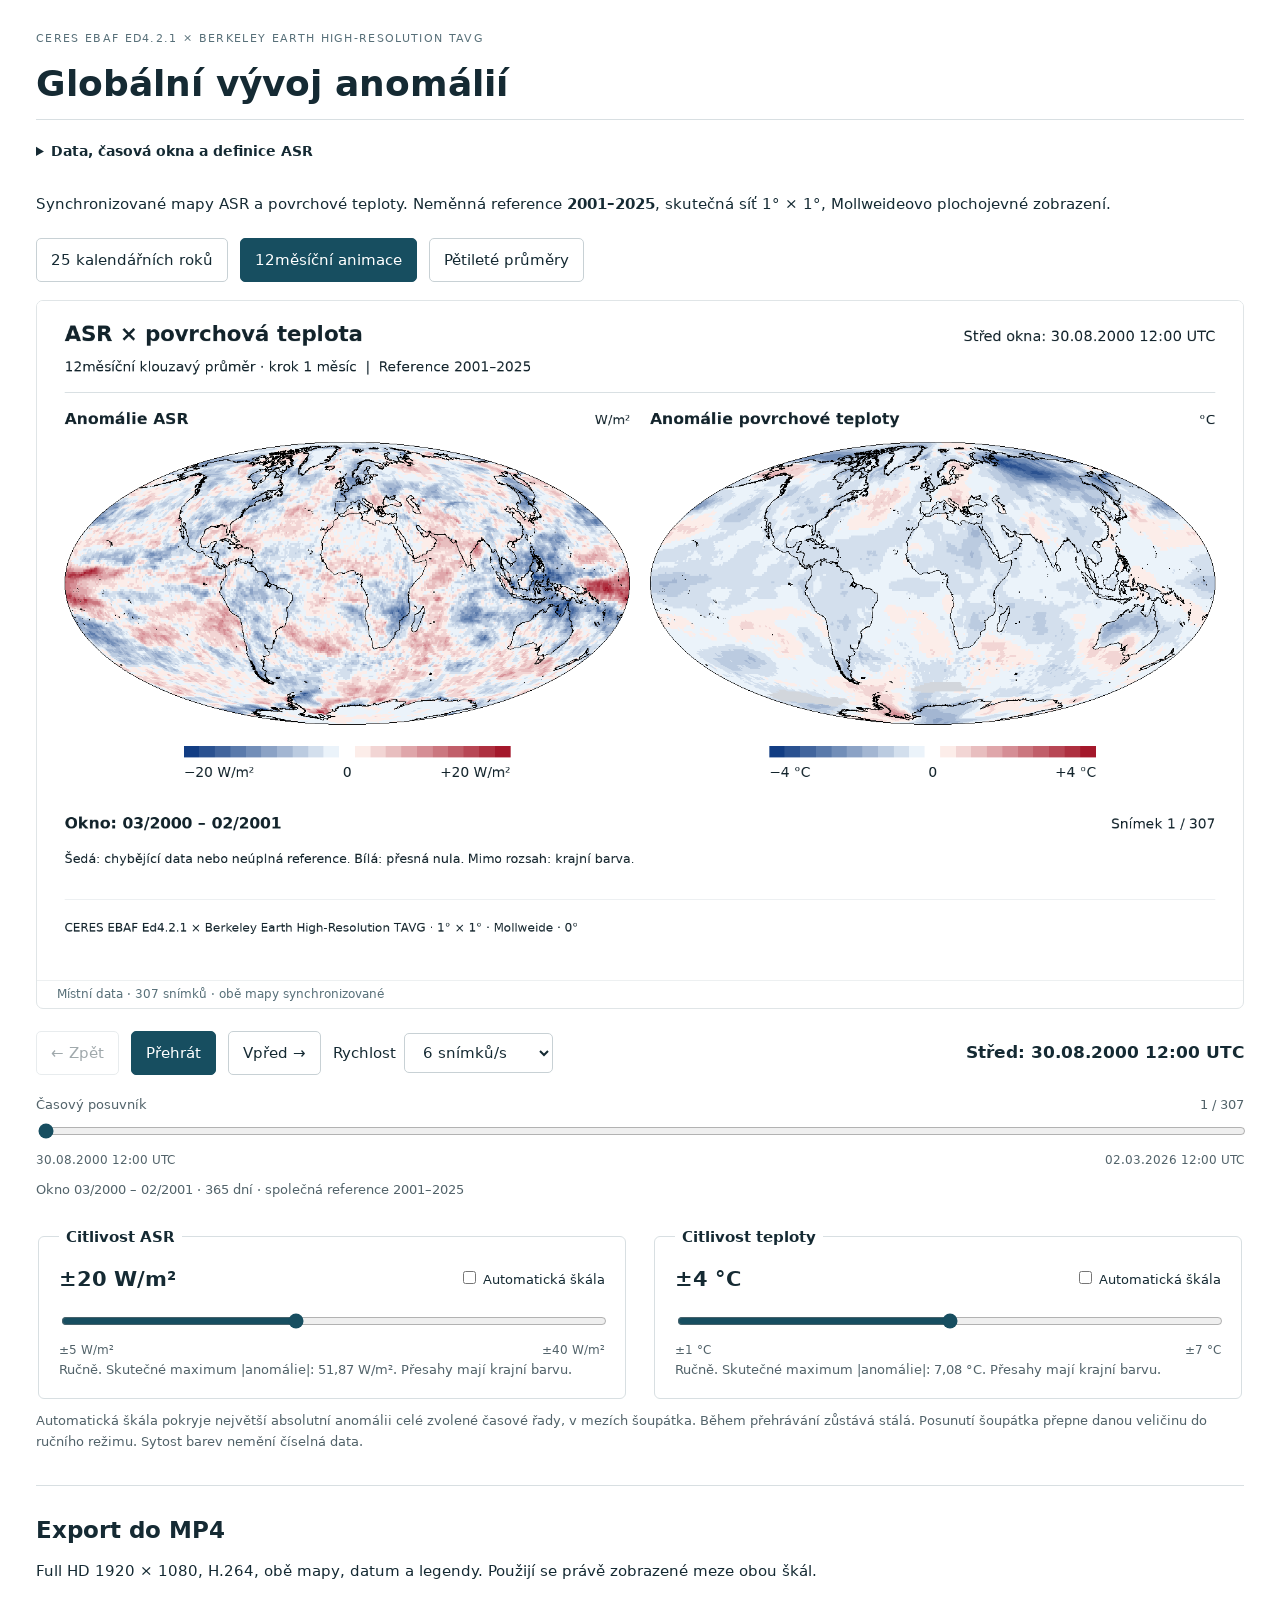
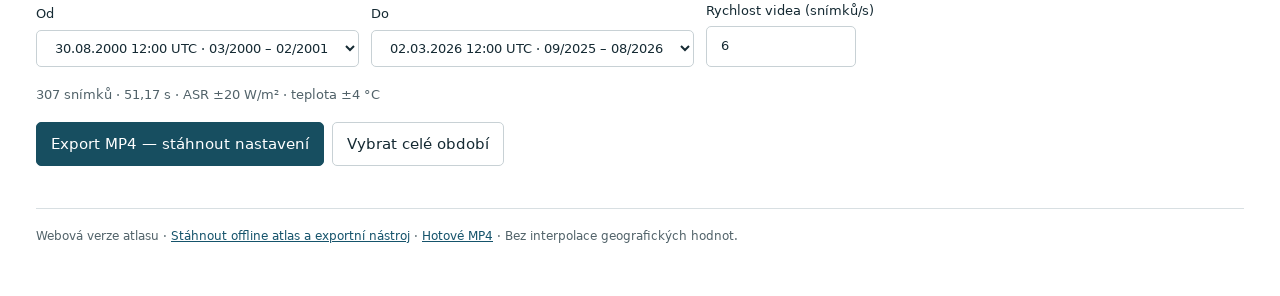
<file: index.html>
<!doctype html>
<html lang="cs"><head><meta charset="utf-8"><meta name="viewport" content="width=device-width,initial-scale=1"><title>CERES × Berkeley Earth · animace</title><link rel="stylesheet" href="viewer/style.css"><script defer src="viewer/manifest.js"></script><script defer src="viewer/color_logic.js"></script><script defer src="viewer/viewer.js"></script></head>
<body><main>
<header><div class="eyebrow">CERES EBAF ED4.2.1 × BERKELEY EARTH HIGH-RESOLUTION TAVG</div><h1>Globální vývoj anomálií</h1>
<details><summary>Data, časová okna a definice ASR</summary><p><strong>ASR = F<sub>in</sub> − F<sub>odr</sub> = F<sub>in</sub>(1 − α)</strong>, kde α = F<sub>odr</sub>/F<sub>in</sub> pro stejnou oblast a období a F<sub>in</sub> &gt; 0. ASR je sluneční tok pohlcený soustavou Země–atmosféra. Při stejném příchozím toku odpovídá růst ASR poklesu planetárního albeda. Pokud se mění i příchozí tok, samotná anomálie ASR změnu albeda jednoznačně neurčuje.</p><p>Společná měsíční data: <span id="coverage"></span>. Snímek je průměrem 12 po sobě jdoucích měsíců vážených počtem dní, sníženým o původní místní referenci. Datum je přesný časový střed mezi začátkem prvního měsíce a začátkem měsíce následujícího po posledním. V každé buňce musí být platných všech 12 měsíců i reference. Dva sousední snímky sdílejí 11 z 12 měsíců; plynulost animace zčásti vytváří průměrování. Počet snímků není počtem nezávislých ročních pozorování. Neúplné buňky jsou šedé.</p><p>Berkeley Earth: dříve schválený High-Resolution TAVG, oficiální 1° varianta; nad mořským ledem se extrapolují anomálie teploty vzduchu z pevniny, nad otevřeným oceánem jde o teplotu povrchu moře. Nespojuje se s ukončenou původní generací. Mapy neinterpretují příčiny změn.</p><p><a href="original/index.html">Původní atlas beze změn</a> · <a href="https://github.com/nabiknab-eng/ceres-asr-temperature-atlas/blob/main/METHODOLOGY.md">Metodika</a> · <a href="https://github.com/nabiknab-eng/ceres-asr-temperature-atlas/releases/download/v2.0.0/rolling_anomalies.nc">Plné klouzavé výsledky NetCDF</a> · <a href="validation_computation.json">Výpočetní kontroly</a></p></details>
<p>Synchronizované mapy ASR a povrchové teploty. Neměnná reference <strong>2001–2025</strong>, skutečná síť 1° × 1°, Mollweideovo plochojevné zobrazení.</p><nav aria-label="Časové rozlišení"><button data-mode="annual">25 kalendářních roků</button><button data-mode="rolling" class="selected">12měsíční animace</button><button data-mode="fiveyear">Pětileté průměry</button></nav></header>
<section class="scene" aria-label="Synchronizované mapy"><canvas id="scene" width="1920" height="1080" role="img" aria-label="Anomálie ASR vlevo a povrchové teploty vpravo"></canvas><p id="status" role="status">Načítání místních dat…</p></section>
<section class="controls" aria-label="Ovládání animace">
 <div class="transport"><button id="previous" aria-label="Krok zpět">← Zpět</button><button id="play" class="primary">Přehrát</button><button id="next" aria-label="Krok vpřed">Vpřed →</button><label>Rychlost <select id="speed"><option value="0.5">0,5 snímku/s</option><option value="1">1 snímek/s</option><option value="2">2 snímky/s</option><option value="4">4 snímky/s</option><option value="6" selected>6 snímků/s</option><option value="12">12 snímků/s</option><option value="24">24 snímků/s</option></select></label><output id="date"></output></div>
 <label class="timeline-label" for="timeline">Časový posuvník <span id="frame-number"></span></label><input id="timeline" type="range" min="0" max="306" step="1" value="0" aria-label="Měsíc nebo období"><div class="endpoints"><span id="first-date"></span><span id="last-date"></span></div><p id="window" class="muted"></p>
 <div class="scales">
  <fieldset><legend>Citlivost ASR</legend><div class="scale-heading"><output id="asr-value">±20 W/m²</output><label><input id="asr-auto" type="checkbox"> Automatická škála</label></div><input id="asr" type="range" min="5" max="40" step="1" value="20" aria-label="Symetrická škála ASR"><div class="endpoints"><span>±5 W/m²</span><span>±40 W/m²</span></div><small id="asr-note"></small></fieldset>
  <fieldset><legend>Citlivost teploty</legend><div class="scale-heading"><output id="temperature-value">±4 °C</output><label><input id="temperature-auto" type="checkbox"> Automatická škála</label></div><input id="temperature" type="range" min="1" max="7" step="0.2" value="4" aria-label="Symetrická škála teploty"><div class="endpoints"><span>±1 °C</span><span>±7 °C</span></div><small id="temperature-note"></small></fieldset>
 </div><p class="muted">Automatická škála pokryje největší absolutní anomálii celé zvolené časové řady, v mezích šoupátka. Během přehrávání zůstává stálá. Posunutí šoupátka přepne danou veličinu do ručního režimu. Sytost barev nemění číselná data.</p>
</section>
<section class="export" aria-labelledby="export-heading"><h2 id="export-heading">Export do MP4</h2><p>Full HD 1920 × 1080, H.264, obě mapy, datum a legendy. Použijí se právě zobrazené meze obou škál.</p><div class="export-row"><label>Od <select id="export-start"></select></label><label>Do <select id="export-end"></select></label><label>Rychlost videa (snímků/s) <input id="export-fps" type="number" min="0.25" max="60" step="0.25" value="6"></label></div><p id="export-summary" class="muted"></p><button id="export" class="primary">Export MP4 — stáhnout nastavení</button><button id="whole">Vybrat celé období</button><div id="export-instructions" hidden><p><strong>Nastavení bylo připraveno.</strong> Pro MP4 spusťte doprovodný skript s uloženým JSON. Export funguje lokálně a bez internetu po instalaci závislostí.</p><pre>python3 export_mp4.py --settings /cesta/k/atlas-export.json</pre><p>Ve staženém <a href="https://github.com/nabiknab-eng/ceres-asr-temperature-atlas/releases/download/v2.0.0/ceres_animace_prohlizeni_a_export.zip">offline balíčku</a> lze na Macu otevřít <strong>Export_MP4.command</strong>, přetáhnout do terminálu stažený JSON a stisknout Enter. Výsledek bude ve složce <strong>exports</strong>. Podrobnosti: <a href="https://github.com/nabiknab-eng/ceres-asr-temperature-atlas/blob/main/README.md">návod</a>.</p></div><p id="export-error" role="alert"></p></section>

<footer>Webová verze atlasu · <a href="https://github.com/nabiknab-eng/ceres-asr-temperature-atlas/releases/download/v2.0.0/ceres_animace_prohlizeni_a_export.zip">Stáhnout offline atlas a exportní nástroj</a> · <a href="https://github.com/nabiknab-eng/ceres-asr-temperature-atlas/releases/download/v2.0.0/animace_2000-2026_ASR20_T4_6fps.mp4">Hotové MP4</a> · Bez interpolace geografických hodnot.</footer>
</main></body></html>
</file>
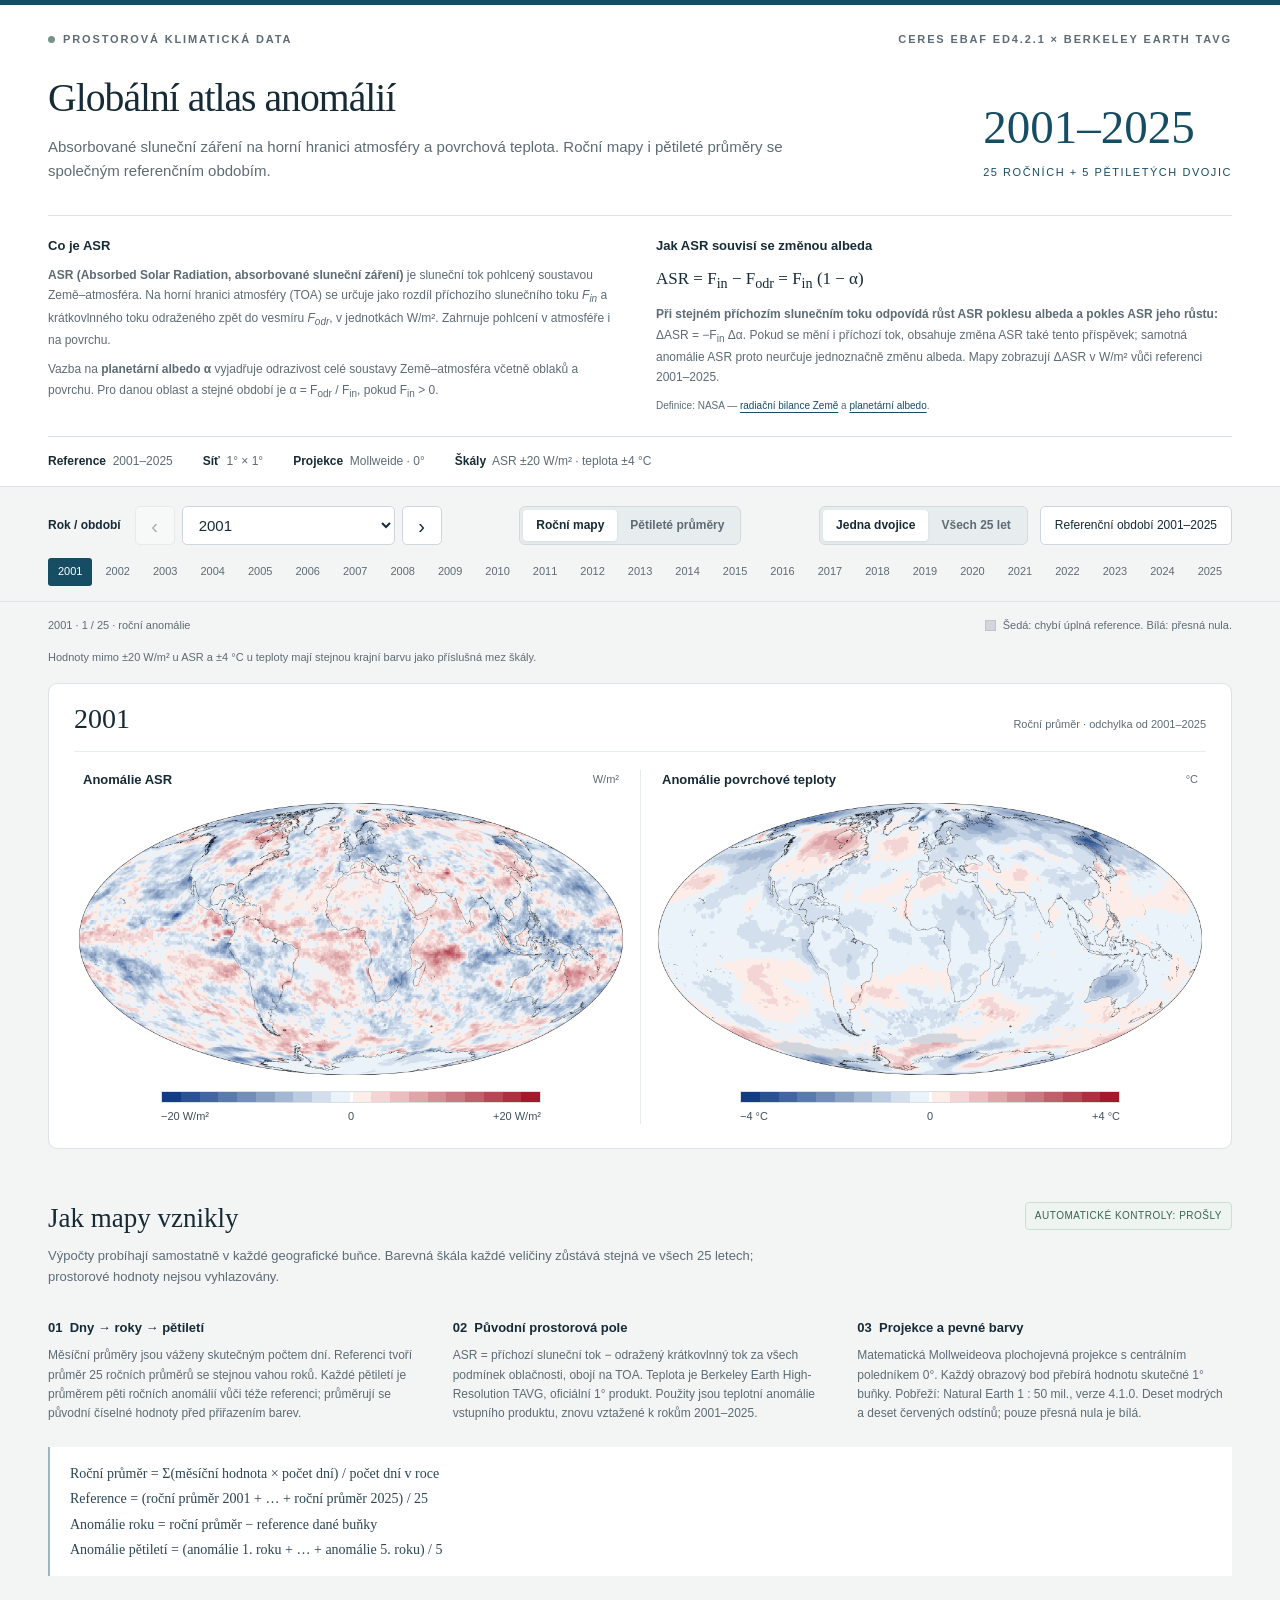
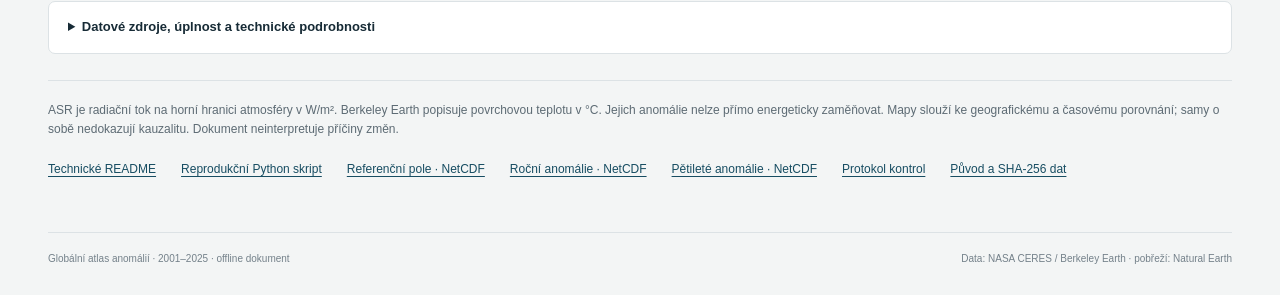
<file: original/index.html>
<!doctype html>
<html lang="cs">
<head>
<meta charset="utf-8">
<meta name="viewport" content="width=device-width,initial-scale=1">
<meta name="description" content="Globální prostorové anomálie absorbovaného slunečního záření na TOA a povrchové teploty za roky 2001–2025. Offline vědecký atlas.">
<title>Globální atlas anomálií · 2001–2025</title>
<style>
:root{color-scheme:light;--ink:#172b36;--muted:#5d6b74;--line:#dce2e5;--paper:#f3f5f5;--accent:#174d62;--blue:#123d83;--red:#a4182b}
*{box-sizing:border-box}html{scroll-behavior:smooth}body{margin:0;background:var(--paper);color:var(--ink);font:15px/1.6 -apple-system,BlinkMacSystemFont,"Segoe UI",sans-serif}button,select{font:inherit}button,a,select{-webkit-tap-highlight-color:transparent}a{color:var(--accent);text-underline-offset:3px}button{cursor:pointer}button:disabled{cursor:default;opacity:.35}:focus-visible{outline:3px solid #4d92ad;outline-offset:4px}.wrap{max-width:1540px;margin:auto;padding:0 48px}.masthead{background:#fff;border-top:5px solid var(--accent);border-bottom:1px solid var(--line)}.brand{display:flex;align-items:center;justify-content:space-between;padding-top:26px;color:var(--muted);font-size:11px;letter-spacing:.17em;font-weight:650;text-transform:uppercase}.brand i{display:inline-block;width:7px;height:7px;border-radius:50%;background:#789287;margin-right:8px}.hero{display:flex;gap:48px;justify-content:space-between;align-items:end;padding:27px 0 32px}.hero h1{font:500 clamp(30px,3.1vw,47px)/1.12 Georgia,"Times New Roman",serif;letter-spacing:-.025em;margin:0 0 15px}.hero p{margin:0;max-width:760px;color:var(--muted);font-size:15px}.hero-year{font:400 47px/1 Georgia,serif;white-space:nowrap;color:var(--accent)}.hero-year small{font:11px/1.8 -apple-system,BlinkMacSystemFont,"Segoe UI",sans-serif;letter-spacing:.14em;display:block;text-transform:uppercase;margin-top:12px}.specs{display:flex;flex-wrap:wrap;gap:8px 30px;padding:15px 0;border-top:1px solid var(--line);font-size:12px;color:var(--muted)}.specs b{color:var(--ink);font-weight:600}.toolbar{position:sticky;top:0;z-index:10;background:rgba(243,245,245,.98);border-bottom:1px solid var(--line);padding:19px 0 13px}.control-row{display:flex;gap:14px;align-items:center;justify-content:space-between;flex-wrap:wrap}.year-controls{display:flex;gap:7px;align-items:center}.year-controls label{font-size:12px;font-weight:600;margin-right:7px}.year-controls button,.reference-btn{height:39px;background:white;border:1px solid #cdd6da;border-radius:5px;padding:0 14px;color:var(--ink)}.year-controls button{font-size:20px;width:40px;padding:0}.year-controls select{height:39px;min-width:126px;border:1px solid #cdd6da;border-radius:5px;color:var(--ink);background:white;padding:0 30px 0 12px}.view-controls{display:flex;gap:12px;align-items:center}.segment{display:flex;padding:3px;border:1px solid #d1dadd;border-radius:6px;background:#e7edee}.segment button{border:0;border-radius:4px;padding:6px 13px;background:transparent;color:var(--muted);font-size:12px;font-weight:600}.segment button[aria-pressed="true"]{background:white;color:var(--ink);box-shadow:0 1px 3px #0c2b3314}.reference-btn{font-size:12px}.reference-btn[aria-pressed="true"]{background:var(--accent);color:white;border-color:var(--accent)}.year-rail{display:flex;gap:3px;overflow-x:auto;padding:13px 0 2px;scrollbar-width:thin}.year-rail button{flex:1;min-width:40px;border:0;padding:5px 4px;font-size:11px;color:var(--muted);border-radius:3px;background:transparent}.year-rail button[aria-current="true"]{background:var(--accent);color:white}.year-rail button:hover{background:#dce7eb;color:var(--ink)}.status{display:flex;gap:15px;justify-content:space-between;align-items:center;color:var(--muted);font-size:11px;padding:15px 0}.status .key{display:flex;align-items:center;gap:7px}.missing-key{display:inline-block;width:11px;height:11px;background:#d2d6dc;border:1px solid #c1c5ca}.year-card{background:#fff;border:1px solid var(--line);border-radius:9px;margin:0 0 27px;overflow:hidden;scroll-margin-top:150px}.year-card[hidden]{display:none!important}.year-heading{display:flex;align-items:baseline;gap:20px;justify-content:space-between;margin:0 25px;padding:18px 0 15px;border-bottom:1px solid #e8edef}.year-heading h2{margin:0;font:500 28px/1.2 Georgia,serif}.year-heading>span{font-size:11px;color:var(--muted)}.pair{display:grid;grid-template-columns:1fr 1fr;min-width:820px;padding:18px 12px 24px;gap:0}.year-card{overflow-x:auto}figure{margin:0;padding:0 15px}figure+figure{border-left:1px solid #e5eaec}figcaption{display:flex;justify-content:space-between;align-items:center;padding:0 6px 12px;font-size:13px;font-weight:600}figcaption small{font-size:11px;font-weight:400;color:var(--muted)}figure img{display:block;width:100%;height:auto;background:white}.legend{width:72%;max-width:380px;margin:15px auto 0}.swatches{display:flex;height:12px;border:1px solid #d9e0e4}.swatches span{flex:1}.swatches span:nth-child(11){flex:0 0 3px}.ticks{display:flex;justify-content:space-between;margin-top:6px;font-size:11px;line-height:1.3;font-variant-numeric:tabular-nums;color:#3f505b}.ticks span:nth-child(2){position:absolute;left:50%;transform:translateX(-50%)}.ticks{position:relative}.method{padding:12px 0 32px}.method-top{display:flex;gap:30px;justify-content:space-between;align-items:start;margin:14px 0 30px}.method h2{font:500 27px/1.2 Georgia,serif;margin:0 0 12px}.method-top p{max-width:740px;margin:0;color:var(--muted);font-size:13px}.tag{white-space:nowrap;border:1px solid #cdded6;color:#39624f;background:#eef5f0;padding:5px 9px;border-radius:4px;font-size:10px;letter-spacing:.05em}.method-grid{display:grid;grid-template-columns:repeat(3,1fr);gap:30px}.method-grid h3{font-size:13px;margin:0 0 8px}.method-grid p{font-size:12px;color:var(--muted);margin:0}.formula{font:14px/1.8 Georgia,serif;background:#fff;border-left:2px solid #9bb6c1;padding:14px 20px;margin:24px 0;color:#2d4654}.sources{margin:25px 0 0;background:#fff;border:1px solid var(--line);border-radius:7px}.sources summary{cursor:pointer;padding:15px 19px;font-size:13px;font-weight:600}.sources-content{padding:0 19px 18px;font-size:12px;color:var(--muted)}.sources-content p{margin:0 0 12px}.sources-content ol{margin:0;padding-left:19px}.sources-content li{margin:7px 0}.warning{font-size:12px;color:var(--muted);border-top:1px solid var(--line);padding-top:20px;margin-top:26px}.files{display:flex;gap:8px 25px;flex-wrap:wrap;margin:21px 0;font-size:12px}.footer{border-top:1px solid var(--line);padding:18px 0 28px;color:#74818a;font-size:10px;display:flex;justify-content:space-between;gap:20px}noscript{display:block;padding:15px;background:#fff0ca}.overview .year-heading h2{font-size:25px}.overview .year-card{margin-bottom:30px}.reference-note{display:none;font-size:12px;color:var(--muted);background:white;border:1px solid var(--line);border-radius:6px;padding:15px 20px;margin-bottom:24px}.reference-active .reference-note{display:block}.reference-active .status-index{visibility:hidden}.js-only{display:none}.js .js-only{display:flex}@media(min-width:1600px){.hero h1{font-size:48px}}@media(max-width:1050px){.wrap{padding:0 25px}.hero-year{font-size:34px}.hero{gap:25px}.method-grid{gap:20px}.year-controls label{display:none}.reference-btn{padding:0 9px}}@media(max-width:700px){.wrap{padding:0 15px}.brand{font-size:9px;gap:20px}.brand span:last-child{display:none}.hero{padding:24px 0;display:block}.hero-year{display:none}.hero p{font-size:13px}.specs{gap:7px 18px;font-size:10px}.toolbar{position:relative;padding-top:14px}.control-row{gap:12px}.view-controls{flex-wrap:wrap;gap:8px}.year-controls select{min-width:110px}.year-heading{margin:0 17px}.year-heading>span{max-width:185px;text-align:right;font-size:10px}.year-heading h2{font-size:24px}.status{font-size:10px;align-items:start;gap:12px}.status .key{max-width:190px}.method-grid{grid-template-columns:1fr;gap:22px}.method-top{display:block}.tag{display:inline-block;margin-top:15px}.footer{display:block}.year-rail button{min-width:39px}}@media print{.toolbar,.status,.files,.reference-note{display:none!important}.wrap{max-width:none;padding:0 8mm}.hero{padding:20px 0}.year-card{display:block!important;break-inside:avoid;page-break-inside:avoid;border:0;margin-bottom:15mm}.year-card[data-year="reference"]{display:none!important}.pair{min-width:0;padding:10px 0}figure{padding:0 8px}.legend{margin-top:5px}.year-heading{padding:6px 0}.year-heading h2{font-size:22px}body{background:white}.method{break-before:page}a{color:inherit}.sources{display:none}.footer{font-size:8px}}
figure{border-left:1px solid transparent}
.scale-note{font-size:11px;color:var(--muted);margin:0 0 16px}.year-rail[data-kind="fiveyear"] button{min-width:110px}.resolution-controls{display:flex;gap:10px;align-items:center}
.asr-definition{display:grid;grid-template-columns:1fr 1fr;gap:32px;padding:20px 0 22px;border-top:1px solid var(--line)}.asr-definition h2{font-size:13px;margin:0 0 8px;font-weight:650}.asr-definition p{font-size:12px;line-height:1.7;color:var(--muted);margin:0 0 9px}.asr-definition .identity{font:17px/1.7 Georgia,serif;color:var(--ink);margin:0 0 9px}.asr-definition .definition-sources{font-size:10px;margin-bottom:0}@media(max-width:700px){.asr-definition{grid-template-columns:1fr;gap:12px;padding:18px 0}.asr-definition .identity{font-size:16px}}
</style>
</head>
<body>
<header class="masthead"><div class="wrap">
 <div class="brand"><span><i></i>Prostorová klimatická data</span><span>CERES EBAF Ed4.2.1 × Berkeley Earth TAVG</span></div>
 <div class="hero"><div><h1>Globální atlas anomálií</h1><p>Absorbované sluneční záření na horní hranici atmosféry a povrchová teplota. Roční mapy i pětileté průměry se společným referenčním obdobím.</p></div><div class="hero-year">2001–2025<small>25 ročních + 5 pětiletých dvojic</small></div></div>
 <div class="asr-definition" aria-labelledby="asr-definition-title"><div><h2 id="asr-definition-title">Co je ASR</h2><p><strong>ASR (Absorbed Solar Radiation, absorbované sluneční záření)</strong> je sluneční tok pohlcený soustavou Země–atmosféra. Na horní hranici atmosféry (TOA) se určuje jako rozdíl příchozího slunečního toku <em>F<sub>in</sub></em> a krátkovlnného toku odraženého zpět do vesmíru <em>F<sub>odr</sub></em>, v jednotkách W/m². Zahrnuje pohlcení v atmosféře i na povrchu.</p><p>Vazba na <strong>planetární albedo α</strong> vyjadřuje odrazivost celé soustavy Země–atmosféra včetně oblaků a povrchu. Pro danou oblast a stejné období je α = F<sub>odr</sub> / F<sub>in</sub>, pokud F<sub>in</sub> &gt; 0.</p></div><div><h2>Jak ASR souvisí se změnou albeda</h2><p class="identity">ASR = F<sub>in</sub> − F<sub>odr</sub> = F<sub>in</sub> (1 − α)</p><p><strong>Při stejném příchozím slunečním toku odpovídá růst ASR poklesu albeda a pokles ASR jeho růstu:</strong> ΔASR = −F<sub>in</sub> Δα. Pokud se mění i příchozí tok, obsahuje změna ASR také tento příspěvek; samotná anomálie ASR proto neurčuje jednoznačně změnu albeda. Mapy zobrazují ΔASR v W/m² vůči referenci 2001–2025.</p><p class="definition-sources">Definice: NASA — <a href="https://science.nasa.gov/ems/13_radiationbudget/">radiační bilance Země</a> a <a href="https://science.nasa.gov/earth/earth-observatory/clouds-and-radiation/">planetární albedo</a>.</p></div></div>
 <div class="specs"><span><b>Reference</b> &nbsp;2001–2025</span><span><b>Síť</b> &nbsp;1° × 1°</span><span><b>Projekce</b> &nbsp;Mollweide · 0°</span><span><b>Škály</b> &nbsp;ASR ±20 W/m² · teplota ±4 °C</span></div>
</div></header>
<nav class="toolbar js-only" aria-label="Výběr roku a zobrazení"><div class="wrap" style="width:100%">
 <div class="control-row"><div class="year-controls"><label for="year-select">Rok / období</label><button id="prev" type="button" aria-label="Předchozí rok nebo období" title="Předchozí rok nebo období">‹</button><select id="year-select" aria-label="Rok nebo období"><optgroup label="Roční mapy"><option value="2001">2001</option><option value="2002">2002</option><option value="2003">2003</option><option value="2004">2004</option><option value="2005">2005</option><option value="2006">2006</option><option value="2007">2007</option><option value="2008">2008</option><option value="2009">2009</option><option value="2010">2010</option><option value="2011">2011</option><option value="2012">2012</option><option value="2013">2013</option><option value="2014">2014</option><option value="2015">2015</option><option value="2016">2016</option><option value="2017">2017</option><option value="2018">2018</option><option value="2019">2019</option><option value="2020">2020</option><option value="2021">2021</option><option value="2022">2022</option><option value="2023">2023</option><option value="2024">2024</option><option value="2025">2025</option></optgroup><optgroup label="Pětileté průměry"><option value="2001-2005">2001–2005</option><option value="2006-2010">2006–2010</option><option value="2011-2015">2011–2015</option><option value="2016-2020">2016–2020</option><option value="2021-2025">2021–2025</option></optgroup><option value="reference">Reference 2001–2025</option></select><button id="next" type="button" aria-label="Další rok nebo období" title="Další rok nebo období">›</button></div><div class="resolution-controls"><div class="segment" role="group" aria-label="Časové rozlišení"><button type="button" id="annual-view" aria-pressed="true">Roční mapy</button><button type="button" id="fiveyear-view" aria-pressed="false">Pětileté průměry</button></div></div><div class="view-controls"><div class="segment" role="group" aria-label="Rozsah zobrazení"><button type="button" id="single" aria-pressed="true">Jedna dvojice</button><button type="button" id="all" aria-pressed="false">Všech 25 let</button></div><button type="button" class="reference-btn" id="reference" aria-pressed="false">Referenční období 2001–2025</button></div></div>
 <div class="year-rail" id="year-rail" aria-label="Rychlý výběr roku"></div>
</div></nav>
<main class="wrap">
 <noscript>Přepínání roků vyžaduje JavaScript. Všechny mapy jsou níže dostupné i bez něj.</noscript>
 <div class="status"><span class="status-index" id="status" aria-live="polite">25 ročních + 5 pětiletých dvojic</span><span class="key"><i class="missing-key" aria-hidden="true"></i>Šedá: chybí úplná reference. Bílá: přesná nula.</span></div>
 <p class="scale-note">Hodnoty mimo ±20 W/m² u ASR a ±4 °C u teploty mají stejnou krajní barvu jako příslušná mez škály.</p>
 <div id="maps"><section class="year-card" data-year="2001" data-kind="annual" id="year-2001"><div class="year-heading"><h2>2001</h2><span>Roční průměr · odchylka od 2001–2025</span></div><div class="pair"><figure><figcaption><span>Anomálie ASR</span><small>W/m²</small></figcaption><img width="1800" height="900" src="../assets/asr_2001.png" alt="Anomálie ASR, 2001, Mollweideovo zobrazení" loading="lazy"><div class="legend"><div class="swatches"><span style="background:rgb(18,61,131)"></span><span style="background:rgb(42,81,144)"></span><span style="background:rgb(66,101,157)"></span><span style="background:rgb(90,122,171)"></span><span style="background:rgb(114,142,184)"></span><span style="background:rgb(139,162,197)"></span><span style="background:rgb(163,182,210)"></span><span style="background:rgb(187,203,224)"></span><span style="background:rgb(211,223,237)"></span><span style="background:rgb(235,243,250)"></span><span style="background:rgb(255,255,255)"></span><span style="background:rgb(252,237,233)"></span><span style="background:rgb(242,213,212)"></span><span style="background:rgb(232,190,191)"></span><span style="background:rgb(223,166,170)"></span><span style="background:rgb(213,142,149)"></span><span style="background:rgb(203,119,127)"></span><span style="background:rgb(193,95,106)"></span><span style="background:rgb(184,71,85)"></span><span style="background:rgb(174,48,64)"></span><span style="background:rgb(164,24,43)"></span></div><div class="ticks"><span>−20 W/m²</span><span>0</span><span>+20 W/m²</span></div></div></figure><figure><figcaption><span>Anomálie povrchové teploty</span><small>°C</small></figcaption><img width="1800" height="900" src="../assets/temperature_2001.png" alt="Anomálie povrchové teploty, 2001, Mollweideovo zobrazení" loading="lazy"><div class="legend"><div class="swatches"><span style="background:rgb(18,61,131)"></span><span style="background:rgb(42,81,144)"></span><span style="background:rgb(66,101,157)"></span><span style="background:rgb(90,122,171)"></span><span style="background:rgb(114,142,184)"></span><span style="background:rgb(139,162,197)"></span><span style="background:rgb(163,182,210)"></span><span style="background:rgb(187,203,224)"></span><span style="background:rgb(211,223,237)"></span><span style="background:rgb(235,243,250)"></span><span style="background:rgb(255,255,255)"></span><span style="background:rgb(252,237,233)"></span><span style="background:rgb(242,213,212)"></span><span style="background:rgb(232,190,191)"></span><span style="background:rgb(223,166,170)"></span><span style="background:rgb(213,142,149)"></span><span style="background:rgb(203,119,127)"></span><span style="background:rgb(193,95,106)"></span><span style="background:rgb(184,71,85)"></span><span style="background:rgb(174,48,64)"></span><span style="background:rgb(164,24,43)"></span></div><div class="ticks"><span>−4 °C</span><span>0</span><span>+4 °C</span></div></div></figure></div></section><section class="year-card" data-year="2002" data-kind="annual" id="year-2002"><div class="year-heading"><h2>2002</h2><span>Roční průměr · odchylka od 2001–2025</span></div><div class="pair"><figure><figcaption><span>Anomálie ASR</span><small>W/m²</small></figcaption><img width="1800" height="900" src="../assets/asr_2002.png" alt="Anomálie ASR, 2002, Mollweideovo zobrazení" loading="lazy"><div class="legend"><div class="swatches"><span style="background:rgb(18,61,131)"></span><span style="background:rgb(42,81,144)"></span><span style="background:rgb(66,101,157)"></span><span style="background:rgb(90,122,171)"></span><span style="background:rgb(114,142,184)"></span><span style="background:rgb(139,162,197)"></span><span style="background:rgb(163,182,210)"></span><span style="background:rgb(187,203,224)"></span><span style="background:rgb(211,223,237)"></span><span style="background:rgb(235,243,250)"></span><span style="background:rgb(255,255,255)"></span><span style="background:rgb(252,237,233)"></span><span style="background:rgb(242,213,212)"></span><span style="background:rgb(232,190,191)"></span><span style="background:rgb(223,166,170)"></span><span style="background:rgb(213,142,149)"></span><span style="background:rgb(203,119,127)"></span><span style="background:rgb(193,95,106)"></span><span style="background:rgb(184,71,85)"></span><span style="background:rgb(174,48,64)"></span><span style="background:rgb(164,24,43)"></span></div><div class="ticks"><span>−20 W/m²</span><span>0</span><span>+20 W/m²</span></div></div></figure><figure><figcaption><span>Anomálie povrchové teploty</span><small>°C</small></figcaption><img width="1800" height="900" src="../assets/temperature_2002.png" alt="Anomálie povrchové teploty, 2002, Mollweideovo zobrazení" loading="lazy"><div class="legend"><div class="swatches"><span style="background:rgb(18,61,131)"></span><span style="background:rgb(42,81,144)"></span><span style="background:rgb(66,101,157)"></span><span style="background:rgb(90,122,171)"></span><span style="background:rgb(114,142,184)"></span><span style="background:rgb(139,162,197)"></span><span style="background:rgb(163,182,210)"></span><span style="background:rgb(187,203,224)"></span><span style="background:rgb(211,223,237)"></span><span style="background:rgb(235,243,250)"></span><span style="background:rgb(255,255,255)"></span><span style="background:rgb(252,237,233)"></span><span style="background:rgb(242,213,212)"></span><span style="background:rgb(232,190,191)"></span><span style="background:rgb(223,166,170)"></span><span style="background:rgb(213,142,149)"></span><span style="background:rgb(203,119,127)"></span><span style="background:rgb(193,95,106)"></span><span style="background:rgb(184,71,85)"></span><span style="background:rgb(174,48,64)"></span><span style="background:rgb(164,24,43)"></span></div><div class="ticks"><span>−4 °C</span><span>0</span><span>+4 °C</span></div></div></figure></div></section><section class="year-card" data-year="2003" data-kind="annual" id="year-2003"><div class="year-heading"><h2>2003</h2><span>Roční průměr · odchylka od 2001–2025</span></div><div class="pair"><figure><figcaption><span>Anomálie ASR</span><small>W/m²</small></figcaption><img width="1800" height="900" src="../assets/asr_2003.png" alt="Anomálie ASR, 2003, Mollweideovo zobrazení" loading="lazy"><div class="legend"><div class="swatches"><span style="background:rgb(18,61,131)"></span><span style="background:rgb(42,81,144)"></span><span style="background:rgb(66,101,157)"></span><span style="background:rgb(90,122,171)"></span><span style="background:rgb(114,142,184)"></span><span style="background:rgb(139,162,197)"></span><span style="background:rgb(163,182,210)"></span><span style="background:rgb(187,203,224)"></span><span style="background:rgb(211,223,237)"></span><span style="background:rgb(235,243,250)"></span><span style="background:rgb(255,255,255)"></span><span style="background:rgb(252,237,233)"></span><span style="background:rgb(242,213,212)"></span><span style="background:rgb(232,190,191)"></span><span style="background:rgb(223,166,170)"></span><span style="background:rgb(213,142,149)"></span><span style="background:rgb(203,119,127)"></span><span style="background:rgb(193,95,106)"></span><span style="background:rgb(184,71,85)"></span><span style="background:rgb(174,48,64)"></span><span style="background:rgb(164,24,43)"></span></div><div class="ticks"><span>−20 W/m²</span><span>0</span><span>+20 W/m²</span></div></div></figure><figure><figcaption><span>Anomálie povrchové teploty</span><small>°C</small></figcaption><img width="1800" height="900" src="../assets/temperature_2003.png" alt="Anomálie povrchové teploty, 2003, Mollweideovo zobrazení" loading="lazy"><div class="legend"><div class="swatches"><span style="background:rgb(18,61,131)"></span><span style="background:rgb(42,81,144)"></span><span style="background:rgb(66,101,157)"></span><span style="background:rgb(90,122,171)"></span><span style="background:rgb(114,142,184)"></span><span style="background:rgb(139,162,197)"></span><span style="background:rgb(163,182,210)"></span><span style="background:rgb(187,203,224)"></span><span style="background:rgb(211,223,237)"></span><span style="background:rgb(235,243,250)"></span><span style="background:rgb(255,255,255)"></span><span style="background:rgb(252,237,233)"></span><span style="background:rgb(242,213,212)"></span><span style="background:rgb(232,190,191)"></span><span style="background:rgb(223,166,170)"></span><span style="background:rgb(213,142,149)"></span><span style="background:rgb(203,119,127)"></span><span style="background:rgb(193,95,106)"></span><span style="background:rgb(184,71,85)"></span><span style="background:rgb(174,48,64)"></span><span style="background:rgb(164,24,43)"></span></div><div class="ticks"><span>−4 °C</span><span>0</span><span>+4 °C</span></div></div></figure></div></section><section class="year-card" data-year="2004" data-kind="annual" id="year-2004"><div class="year-heading"><h2>2004</h2><span>Roční průměr · odchylka od 2001–2025</span></div><div class="pair"><figure><figcaption><span>Anomálie ASR</span><small>W/m²</small></figcaption><img width="1800" height="900" src="../assets/asr_2004.png" alt="Anomálie ASR, 2004, Mollweideovo zobrazení" loading="lazy"><div class="legend"><div class="swatches"><span style="background:rgb(18,61,131)"></span><span style="background:rgb(42,81,144)"></span><span style="background:rgb(66,101,157)"></span><span style="background:rgb(90,122,171)"></span><span style="background:rgb(114,142,184)"></span><span style="background:rgb(139,162,197)"></span><span style="background:rgb(163,182,210)"></span><span style="background:rgb(187,203,224)"></span><span style="background:rgb(211,223,237)"></span><span style="background:rgb(235,243,250)"></span><span style="background:rgb(255,255,255)"></span><span style="background:rgb(252,237,233)"></span><span style="background:rgb(242,213,212)"></span><span style="background:rgb(232,190,191)"></span><span style="background:rgb(223,166,170)"></span><span style="background:rgb(213,142,149)"></span><span style="background:rgb(203,119,127)"></span><span style="background:rgb(193,95,106)"></span><span style="background:rgb(184,71,85)"></span><span style="background:rgb(174,48,64)"></span><span style="background:rgb(164,24,43)"></span></div><div class="ticks"><span>−20 W/m²</span><span>0</span><span>+20 W/m²</span></div></div></figure><figure><figcaption><span>Anomálie povrchové teploty</span><small>°C</small></figcaption><img width="1800" height="900" src="../assets/temperature_2004.png" alt="Anomálie povrchové teploty, 2004, Mollweideovo zobrazení" loading="lazy"><div class="legend"><div class="swatches"><span style="background:rgb(18,61,131)"></span><span style="background:rgb(42,81,144)"></span><span style="background:rgb(66,101,157)"></span><span style="background:rgb(90,122,171)"></span><span style="background:rgb(114,142,184)"></span><span style="background:rgb(139,162,197)"></span><span style="background:rgb(163,182,210)"></span><span style="background:rgb(187,203,224)"></span><span style="background:rgb(211,223,237)"></span><span style="background:rgb(235,243,250)"></span><span style="background:rgb(255,255,255)"></span><span style="background:rgb(252,237,233)"></span><span style="background:rgb(242,213,212)"></span><span style="background:rgb(232,190,191)"></span><span style="background:rgb(223,166,170)"></span><span style="background:rgb(213,142,149)"></span><span style="background:rgb(203,119,127)"></span><span style="background:rgb(193,95,106)"></span><span style="background:rgb(184,71,85)"></span><span style="background:rgb(174,48,64)"></span><span style="background:rgb(164,24,43)"></span></div><div class="ticks"><span>−4 °C</span><span>0</span><span>+4 °C</span></div></div></figure></div></section><section class="year-card" data-year="2005" data-kind="annual" id="year-2005"><div class="year-heading"><h2>2005</h2><span>Roční průměr · odchylka od 2001–2025</span></div><div class="pair"><figure><figcaption><span>Anomálie ASR</span><small>W/m²</small></figcaption><img width="1800" height="900" src="../assets/asr_2005.png" alt="Anomálie ASR, 2005, Mollweideovo zobrazení" loading="lazy"><div class="legend"><div class="swatches"><span style="background:rgb(18,61,131)"></span><span style="background:rgb(42,81,144)"></span><span style="background:rgb(66,101,157)"></span><span style="background:rgb(90,122,171)"></span><span style="background:rgb(114,142,184)"></span><span style="background:rgb(139,162,197)"></span><span style="background:rgb(163,182,210)"></span><span style="background:rgb(187,203,224)"></span><span style="background:rgb(211,223,237)"></span><span style="background:rgb(235,243,250)"></span><span style="background:rgb(255,255,255)"></span><span style="background:rgb(252,237,233)"></span><span style="background:rgb(242,213,212)"></span><span style="background:rgb(232,190,191)"></span><span style="background:rgb(223,166,170)"></span><span style="background:rgb(213,142,149)"></span><span style="background:rgb(203,119,127)"></span><span style="background:rgb(193,95,106)"></span><span style="background:rgb(184,71,85)"></span><span style="background:rgb(174,48,64)"></span><span style="background:rgb(164,24,43)"></span></div><div class="ticks"><span>−20 W/m²</span><span>0</span><span>+20 W/m²</span></div></div></figure><figure><figcaption><span>Anomálie povrchové teploty</span><small>°C</small></figcaption><img width="1800" height="900" src="../assets/temperature_2005.png" alt="Anomálie povrchové teploty, 2005, Mollweideovo zobrazení" loading="lazy"><div class="legend"><div class="swatches"><span style="background:rgb(18,61,131)"></span><span style="background:rgb(42,81,144)"></span><span style="background:rgb(66,101,157)"></span><span style="background:rgb(90,122,171)"></span><span style="background:rgb(114,142,184)"></span><span style="background:rgb(139,162,197)"></span><span style="background:rgb(163,182,210)"></span><span style="background:rgb(187,203,224)"></span><span style="background:rgb(211,223,237)"></span><span style="background:rgb(235,243,250)"></span><span style="background:rgb(255,255,255)"></span><span style="background:rgb(252,237,233)"></span><span style="background:rgb(242,213,212)"></span><span style="background:rgb(232,190,191)"></span><span style="background:rgb(223,166,170)"></span><span style="background:rgb(213,142,149)"></span><span style="background:rgb(203,119,127)"></span><span style="background:rgb(193,95,106)"></span><span style="background:rgb(184,71,85)"></span><span style="background:rgb(174,48,64)"></span><span style="background:rgb(164,24,43)"></span></div><div class="ticks"><span>−4 °C</span><span>0</span><span>+4 °C</span></div></div></figure></div></section><section class="year-card" data-year="2006" data-kind="annual" id="year-2006"><div class="year-heading"><h2>2006</h2><span>Roční průměr · odchylka od 2001–2025</span></div><div class="pair"><figure><figcaption><span>Anomálie ASR</span><small>W/m²</small></figcaption><img width="1800" height="900" src="../assets/asr_2006.png" alt="Anomálie ASR, 2006, Mollweideovo zobrazení" loading="lazy"><div class="legend"><div class="swatches"><span style="background:rgb(18,61,131)"></span><span style="background:rgb(42,81,144)"></span><span style="background:rgb(66,101,157)"></span><span style="background:rgb(90,122,171)"></span><span style="background:rgb(114,142,184)"></span><span style="background:rgb(139,162,197)"></span><span style="background:rgb(163,182,210)"></span><span style="background:rgb(187,203,224)"></span><span style="background:rgb(211,223,237)"></span><span style="background:rgb(235,243,250)"></span><span style="background:rgb(255,255,255)"></span><span style="background:rgb(252,237,233)"></span><span style="background:rgb(242,213,212)"></span><span style="background:rgb(232,190,191)"></span><span style="background:rgb(223,166,170)"></span><span style="background:rgb(213,142,149)"></span><span style="background:rgb(203,119,127)"></span><span style="background:rgb(193,95,106)"></span><span style="background:rgb(184,71,85)"></span><span style="background:rgb(174,48,64)"></span><span style="background:rgb(164,24,43)"></span></div><div class="ticks"><span>−20 W/m²</span><span>0</span><span>+20 W/m²</span></div></div></figure><figure><figcaption><span>Anomálie povrchové teploty</span><small>°C</small></figcaption><img width="1800" height="900" src="../assets/temperature_2006.png" alt="Anomálie povrchové teploty, 2006, Mollweideovo zobrazení" loading="lazy"><div class="legend"><div class="swatches"><span style="background:rgb(18,61,131)"></span><span style="background:rgb(42,81,144)"></span><span style="background:rgb(66,101,157)"></span><span style="background:rgb(90,122,171)"></span><span style="background:rgb(114,142,184)"></span><span style="background:rgb(139,162,197)"></span><span style="background:rgb(163,182,210)"></span><span style="background:rgb(187,203,224)"></span><span style="background:rgb(211,223,237)"></span><span style="background:rgb(235,243,250)"></span><span style="background:rgb(255,255,255)"></span><span style="background:rgb(252,237,233)"></span><span style="background:rgb(242,213,212)"></span><span style="background:rgb(232,190,191)"></span><span style="background:rgb(223,166,170)"></span><span style="background:rgb(213,142,149)"></span><span style="background:rgb(203,119,127)"></span><span style="background:rgb(193,95,106)"></span><span style="background:rgb(184,71,85)"></span><span style="background:rgb(174,48,64)"></span><span style="background:rgb(164,24,43)"></span></div><div class="ticks"><span>−4 °C</span><span>0</span><span>+4 °C</span></div></div></figure></div></section><section class="year-card" data-year="2007" data-kind="annual" id="year-2007"><div class="year-heading"><h2>2007</h2><span>Roční průměr · odchylka od 2001–2025</span></div><div class="pair"><figure><figcaption><span>Anomálie ASR</span><small>W/m²</small></figcaption><img width="1800" height="900" src="../assets/asr_2007.png" alt="Anomálie ASR, 2007, Mollweideovo zobrazení" loading="lazy"><div class="legend"><div class="swatches"><span style="background:rgb(18,61,131)"></span><span style="background:rgb(42,81,144)"></span><span style="background:rgb(66,101,157)"></span><span style="background:rgb(90,122,171)"></span><span style="background:rgb(114,142,184)"></span><span style="background:rgb(139,162,197)"></span><span style="background:rgb(163,182,210)"></span><span style="background:rgb(187,203,224)"></span><span style="background:rgb(211,223,237)"></span><span style="background:rgb(235,243,250)"></span><span style="background:rgb(255,255,255)"></span><span style="background:rgb(252,237,233)"></span><span style="background:rgb(242,213,212)"></span><span style="background:rgb(232,190,191)"></span><span style="background:rgb(223,166,170)"></span><span style="background:rgb(213,142,149)"></span><span style="background:rgb(203,119,127)"></span><span style="background:rgb(193,95,106)"></span><span style="background:rgb(184,71,85)"></span><span style="background:rgb(174,48,64)"></span><span style="background:rgb(164,24,43)"></span></div><div class="ticks"><span>−20 W/m²</span><span>0</span><span>+20 W/m²</span></div></div></figure><figure><figcaption><span>Anomálie povrchové teploty</span><small>°C</small></figcaption><img width="1800" height="900" src="../assets/temperature_2007.png" alt="Anomálie povrchové teploty, 2007, Mollweideovo zobrazení" loading="lazy"><div class="legend"><div class="swatches"><span style="background:rgb(18,61,131)"></span><span style="background:rgb(42,81,144)"></span><span style="background:rgb(66,101,157)"></span><span style="background:rgb(90,122,171)"></span><span style="background:rgb(114,142,184)"></span><span style="background:rgb(139,162,197)"></span><span style="background:rgb(163,182,210)"></span><span style="background:rgb(187,203,224)"></span><span style="background:rgb(211,223,237)"></span><span style="background:rgb(235,243,250)"></span><span style="background:rgb(255,255,255)"></span><span style="background:rgb(252,237,233)"></span><span style="background:rgb(242,213,212)"></span><span style="background:rgb(232,190,191)"></span><span style="background:rgb(223,166,170)"></span><span style="background:rgb(213,142,149)"></span><span style="background:rgb(203,119,127)"></span><span style="background:rgb(193,95,106)"></span><span style="background:rgb(184,71,85)"></span><span style="background:rgb(174,48,64)"></span><span style="background:rgb(164,24,43)"></span></div><div class="ticks"><span>−4 °C</span><span>0</span><span>+4 °C</span></div></div></figure></div></section><section class="year-card" data-year="2008" data-kind="annual" id="year-2008"><div class="year-heading"><h2>2008</h2><span>Roční průměr · odchylka od 2001–2025</span></div><div class="pair"><figure><figcaption><span>Anomálie ASR</span><small>W/m²</small></figcaption><img width="1800" height="900" src="../assets/asr_2008.png" alt="Anomálie ASR, 2008, Mollweideovo zobrazení" loading="lazy"><div class="legend"><div class="swatches"><span style="background:rgb(18,61,131)"></span><span style="background:rgb(42,81,144)"></span><span style="background:rgb(66,101,157)"></span><span style="background:rgb(90,122,171)"></span><span style="background:rgb(114,142,184)"></span><span style="background:rgb(139,162,197)"></span><span style="background:rgb(163,182,210)"></span><span style="background:rgb(187,203,224)"></span><span style="background:rgb(211,223,237)"></span><span style="background:rgb(235,243,250)"></span><span style="background:rgb(255,255,255)"></span><span style="background:rgb(252,237,233)"></span><span style="background:rgb(242,213,212)"></span><span style="background:rgb(232,190,191)"></span><span style="background:rgb(223,166,170)"></span><span style="background:rgb(213,142,149)"></span><span style="background:rgb(203,119,127)"></span><span style="background:rgb(193,95,106)"></span><span style="background:rgb(184,71,85)"></span><span style="background:rgb(174,48,64)"></span><span style="background:rgb(164,24,43)"></span></div><div class="ticks"><span>−20 W/m²</span><span>0</span><span>+20 W/m²</span></div></div></figure><figure><figcaption><span>Anomálie povrchové teploty</span><small>°C</small></figcaption><img width="1800" height="900" src="../assets/temperature_2008.png" alt="Anomálie povrchové teploty, 2008, Mollweideovo zobrazení" loading="lazy"><div class="legend"><div class="swatches"><span style="background:rgb(18,61,131)"></span><span style="background:rgb(42,81,144)"></span><span style="background:rgb(66,101,157)"></span><span style="background:rgb(90,122,171)"></span><span style="background:rgb(114,142,184)"></span><span style="background:rgb(139,162,197)"></span><span style="background:rgb(163,182,210)"></span><span style="background:rgb(187,203,224)"></span><span style="background:rgb(211,223,237)"></span><span style="background:rgb(235,243,250)"></span><span style="background:rgb(255,255,255)"></span><span style="background:rgb(252,237,233)"></span><span style="background:rgb(242,213,212)"></span><span style="background:rgb(232,190,191)"></span><span style="background:rgb(223,166,170)"></span><span style="background:rgb(213,142,149)"></span><span style="background:rgb(203,119,127)"></span><span style="background:rgb(193,95,106)"></span><span style="background:rgb(184,71,85)"></span><span style="background:rgb(174,48,64)"></span><span style="background:rgb(164,24,43)"></span></div><div class="ticks"><span>−4 °C</span><span>0</span><span>+4 °C</span></div></div></figure></div></section><section class="year-card" data-year="2009" data-kind="annual" id="year-2009"><div class="year-heading"><h2>2009</h2><span>Roční průměr · odchylka od 2001–2025</span></div><div class="pair"><figure><figcaption><span>Anomálie ASR</span><small>W/m²</small></figcaption><img width="1800" height="900" src="../assets/asr_2009.png" alt="Anomálie ASR, 2009, Mollweideovo zobrazení" loading="lazy"><div class="legend"><div class="swatches"><span style="background:rgb(18,61,131)"></span><span style="background:rgb(42,81,144)"></span><span style="background:rgb(66,101,157)"></span><span style="background:rgb(90,122,171)"></span><span style="background:rgb(114,142,184)"></span><span style="background:rgb(139,162,197)"></span><span style="background:rgb(163,182,210)"></span><span style="background:rgb(187,203,224)"></span><span style="background:rgb(211,223,237)"></span><span style="background:rgb(235,243,250)"></span><span style="background:rgb(255,255,255)"></span><span style="background:rgb(252,237,233)"></span><span style="background:rgb(242,213,212)"></span><span style="background:rgb(232,190,191)"></span><span style="background:rgb(223,166,170)"></span><span style="background:rgb(213,142,149)"></span><span style="background:rgb(203,119,127)"></span><span style="background:rgb(193,95,106)"></span><span style="background:rgb(184,71,85)"></span><span style="background:rgb(174,48,64)"></span><span style="background:rgb(164,24,43)"></span></div><div class="ticks"><span>−20 W/m²</span><span>0</span><span>+20 W/m²</span></div></div></figure><figure><figcaption><span>Anomálie povrchové teploty</span><small>°C</small></figcaption><img width="1800" height="900" src="../assets/temperature_2009.png" alt="Anomálie povrchové teploty, 2009, Mollweideovo zobrazení" loading="lazy"><div class="legend"><div class="swatches"><span style="background:rgb(18,61,131)"></span><span style="background:rgb(42,81,144)"></span><span style="background:rgb(66,101,157)"></span><span style="background:rgb(90,122,171)"></span><span style="background:rgb(114,142,184)"></span><span style="background:rgb(139,162,197)"></span><span style="background:rgb(163,182,210)"></span><span style="background:rgb(187,203,224)"></span><span style="background:rgb(211,223,237)"></span><span style="background:rgb(235,243,250)"></span><span style="background:rgb(255,255,255)"></span><span style="background:rgb(252,237,233)"></span><span style="background:rgb(242,213,212)"></span><span style="background:rgb(232,190,191)"></span><span style="background:rgb(223,166,170)"></span><span style="background:rgb(213,142,149)"></span><span style="background:rgb(203,119,127)"></span><span style="background:rgb(193,95,106)"></span><span style="background:rgb(184,71,85)"></span><span style="background:rgb(174,48,64)"></span><span style="background:rgb(164,24,43)"></span></div><div class="ticks"><span>−4 °C</span><span>0</span><span>+4 °C</span></div></div></figure></div></section><section class="year-card" data-year="2010" data-kind="annual" id="year-2010"><div class="year-heading"><h2>2010</h2><span>Roční průměr · odchylka od 2001–2025</span></div><div class="pair"><figure><figcaption><span>Anomálie ASR</span><small>W/m²</small></figcaption><img width="1800" height="900" src="../assets/asr_2010.png" alt="Anomálie ASR, 2010, Mollweideovo zobrazení" loading="lazy"><div class="legend"><div class="swatches"><span style="background:rgb(18,61,131)"></span><span style="background:rgb(42,81,144)"></span><span style="background:rgb(66,101,157)"></span><span style="background:rgb(90,122,171)"></span><span style="background:rgb(114,142,184)"></span><span style="background:rgb(139,162,197)"></span><span style="background:rgb(163,182,210)"></span><span style="background:rgb(187,203,224)"></span><span style="background:rgb(211,223,237)"></span><span style="background:rgb(235,243,250)"></span><span style="background:rgb(255,255,255)"></span><span style="background:rgb(252,237,233)"></span><span style="background:rgb(242,213,212)"></span><span style="background:rgb(232,190,191)"></span><span style="background:rgb(223,166,170)"></span><span style="background:rgb(213,142,149)"></span><span style="background:rgb(203,119,127)"></span><span style="background:rgb(193,95,106)"></span><span style="background:rgb(184,71,85)"></span><span style="background:rgb(174,48,64)"></span><span style="background:rgb(164,24,43)"></span></div><div class="ticks"><span>−20 W/m²</span><span>0</span><span>+20 W/m²</span></div></div></figure><figure><figcaption><span>Anomálie povrchové teploty</span><small>°C</small></figcaption><img width="1800" height="900" src="../assets/temperature_2010.png" alt="Anomálie povrchové teploty, 2010, Mollweideovo zobrazení" loading="lazy"><div class="legend"><div class="swatches"><span style="background:rgb(18,61,131)"></span><span style="background:rgb(42,81,144)"></span><span style="background:rgb(66,101,157)"></span><span style="background:rgb(90,122,171)"></span><span style="background:rgb(114,142,184)"></span><span style="background:rgb(139,162,197)"></span><span style="background:rgb(163,182,210)"></span><span style="background:rgb(187,203,224)"></span><span style="background:rgb(211,223,237)"></span><span style="background:rgb(235,243,250)"></span><span style="background:rgb(255,255,255)"></span><span style="background:rgb(252,237,233)"></span><span style="background:rgb(242,213,212)"></span><span style="background:rgb(232,190,191)"></span><span style="background:rgb(223,166,170)"></span><span style="background:rgb(213,142,149)"></span><span style="background:rgb(203,119,127)"></span><span style="background:rgb(193,95,106)"></span><span style="background:rgb(184,71,85)"></span><span style="background:rgb(174,48,64)"></span><span style="background:rgb(164,24,43)"></span></div><div class="ticks"><span>−4 °C</span><span>0</span><span>+4 °C</span></div></div></figure></div></section><section class="year-card" data-year="2011" data-kind="annual" id="year-2011"><div class="year-heading"><h2>2011</h2><span>Roční průměr · odchylka od 2001–2025</span></div><div class="pair"><figure><figcaption><span>Anomálie ASR</span><small>W/m²</small></figcaption><img width="1800" height="900" src="../assets/asr_2011.png" alt="Anomálie ASR, 2011, Mollweideovo zobrazení" loading="lazy"><div class="legend"><div class="swatches"><span style="background:rgb(18,61,131)"></span><span style="background:rgb(42,81,144)"></span><span style="background:rgb(66,101,157)"></span><span style="background:rgb(90,122,171)"></span><span style="background:rgb(114,142,184)"></span><span style="background:rgb(139,162,197)"></span><span style="background:rgb(163,182,210)"></span><span style="background:rgb(187,203,224)"></span><span style="background:rgb(211,223,237)"></span><span style="background:rgb(235,243,250)"></span><span style="background:rgb(255,255,255)"></span><span style="background:rgb(252,237,233)"></span><span style="background:rgb(242,213,212)"></span><span style="background:rgb(232,190,191)"></span><span style="background:rgb(223,166,170)"></span><span style="background:rgb(213,142,149)"></span><span style="background:rgb(203,119,127)"></span><span style="background:rgb(193,95,106)"></span><span style="background:rgb(184,71,85)"></span><span style="background:rgb(174,48,64)"></span><span style="background:rgb(164,24,43)"></span></div><div class="ticks"><span>−20 W/m²</span><span>0</span><span>+20 W/m²</span></div></div></figure><figure><figcaption><span>Anomálie povrchové teploty</span><small>°C</small></figcaption><img width="1800" height="900" src="../assets/temperature_2011.png" alt="Anomálie povrchové teploty, 2011, Mollweideovo zobrazení" loading="lazy"><div class="legend"><div class="swatches"><span style="background:rgb(18,61,131)"></span><span style="background:rgb(42,81,144)"></span><span style="background:rgb(66,101,157)"></span><span style="background:rgb(90,122,171)"></span><span style="background:rgb(114,142,184)"></span><span style="background:rgb(139,162,197)"></span><span style="background:rgb(163,182,210)"></span><span style="background:rgb(187,203,224)"></span><span style="background:rgb(211,223,237)"></span><span style="background:rgb(235,243,250)"></span><span style="background:rgb(255,255,255)"></span><span style="background:rgb(252,237,233)"></span><span style="background:rgb(242,213,212)"></span><span style="background:rgb(232,190,191)"></span><span style="background:rgb(223,166,170)"></span><span style="background:rgb(213,142,149)"></span><span style="background:rgb(203,119,127)"></span><span style="background:rgb(193,95,106)"></span><span style="background:rgb(184,71,85)"></span><span style="background:rgb(174,48,64)"></span><span style="background:rgb(164,24,43)"></span></div><div class="ticks"><span>−4 °C</span><span>0</span><span>+4 °C</span></div></div></figure></div></section><section class="year-card" data-year="2012" data-kind="annual" id="year-2012"><div class="year-heading"><h2>2012</h2><span>Roční průměr · odchylka od 2001–2025</span></div><div class="pair"><figure><figcaption><span>Anomálie ASR</span><small>W/m²</small></figcaption><img width="1800" height="900" src="../assets/asr_2012.png" alt="Anomálie ASR, 2012, Mollweideovo zobrazení" loading="lazy"><div class="legend"><div class="swatches"><span style="background:rgb(18,61,131)"></span><span style="background:rgb(42,81,144)"></span><span style="background:rgb(66,101,157)"></span><span style="background:rgb(90,122,171)"></span><span style="background:rgb(114,142,184)"></span><span style="background:rgb(139,162,197)"></span><span style="background:rgb(163,182,210)"></span><span style="background:rgb(187,203,224)"></span><span style="background:rgb(211,223,237)"></span><span style="background:rgb(235,243,250)"></span><span style="background:rgb(255,255,255)"></span><span style="background:rgb(252,237,233)"></span><span style="background:rgb(242,213,212)"></span><span style="background:rgb(232,190,191)"></span><span style="background:rgb(223,166,170)"></span><span style="background:rgb(213,142,149)"></span><span style="background:rgb(203,119,127)"></span><span style="background:rgb(193,95,106)"></span><span style="background:rgb(184,71,85)"></span><span style="background:rgb(174,48,64)"></span><span style="background:rgb(164,24,43)"></span></div><div class="ticks"><span>−20 W/m²</span><span>0</span><span>+20 W/m²</span></div></div></figure><figure><figcaption><span>Anomálie povrchové teploty</span><small>°C</small></figcaption><img width="1800" height="900" src="../assets/temperature_2012.png" alt="Anomálie povrchové teploty, 2012, Mollweideovo zobrazení" loading="lazy"><div class="legend"><div class="swatches"><span style="background:rgb(18,61,131)"></span><span style="background:rgb(42,81,144)"></span><span style="background:rgb(66,101,157)"></span><span style="background:rgb(90,122,171)"></span><span style="background:rgb(114,142,184)"></span><span style="background:rgb(139,162,197)"></span><span style="background:rgb(163,182,210)"></span><span style="background:rgb(187,203,224)"></span><span style="background:rgb(211,223,237)"></span><span style="background:rgb(235,243,250)"></span><span style="background:rgb(255,255,255)"></span><span style="background:rgb(252,237,233)"></span><span style="background:rgb(242,213,212)"></span><span style="background:rgb(232,190,191)"></span><span style="background:rgb(223,166,170)"></span><span style="background:rgb(213,142,149)"></span><span style="background:rgb(203,119,127)"></span><span style="background:rgb(193,95,106)"></span><span style="background:rgb(184,71,85)"></span><span style="background:rgb(174,48,64)"></span><span style="background:rgb(164,24,43)"></span></div><div class="ticks"><span>−4 °C</span><span>0</span><span>+4 °C</span></div></div></figure></div></section><section class="year-card" data-year="2013" data-kind="annual" id="year-2013"><div class="year-heading"><h2>2013</h2><span>Roční průměr · odchylka od 2001–2025</span></div><div class="pair"><figure><figcaption><span>Anomálie ASR</span><small>W/m²</small></figcaption><img width="1800" height="900" src="../assets/asr_2013.png" alt="Anomálie ASR, 2013, Mollweideovo zobrazení" loading="lazy"><div class="legend"><div class="swatches"><span style="background:rgb(18,61,131)"></span><span style="background:rgb(42,81,144)"></span><span style="background:rgb(66,101,157)"></span><span style="background:rgb(90,122,171)"></span><span style="background:rgb(114,142,184)"></span><span style="background:rgb(139,162,197)"></span><span style="background:rgb(163,182,210)"></span><span style="background:rgb(187,203,224)"></span><span style="background:rgb(211,223,237)"></span><span style="background:rgb(235,243,250)"></span><span style="background:rgb(255,255,255)"></span><span style="background:rgb(252,237,233)"></span><span style="background:rgb(242,213,212)"></span><span style="background:rgb(232,190,191)"></span><span style="background:rgb(223,166,170)"></span><span style="background:rgb(213,142,149)"></span><span style="background:rgb(203,119,127)"></span><span style="background:rgb(193,95,106)"></span><span style="background:rgb(184,71,85)"></span><span style="background:rgb(174,48,64)"></span><span style="background:rgb(164,24,43)"></span></div><div class="ticks"><span>−20 W/m²</span><span>0</span><span>+20 W/m²</span></div></div></figure><figure><figcaption><span>Anomálie povrchové teploty</span><small>°C</small></figcaption><img width="1800" height="900" src="../assets/temperature_2013.png" alt="Anomálie povrchové teploty, 2013, Mollweideovo zobrazení" loading="lazy"><div class="legend"><div class="swatches"><span style="background:rgb(18,61,131)"></span><span style="background:rgb(42,81,144)"></span><span style="background:rgb(66,101,157)"></span><span style="background:rgb(90,122,171)"></span><span style="background:rgb(114,142,184)"></span><span style="background:rgb(139,162,197)"></span><span style="background:rgb(163,182,210)"></span><span style="background:rgb(187,203,224)"></span><span style="background:rgb(211,223,237)"></span><span style="background:rgb(235,243,250)"></span><span style="background:rgb(255,255,255)"></span><span style="background:rgb(252,237,233)"></span><span style="background:rgb(242,213,212)"></span><span style="background:rgb(232,190,191)"></span><span style="background:rgb(223,166,170)"></span><span style="background:rgb(213,142,149)"></span><span style="background:rgb(203,119,127)"></span><span style="background:rgb(193,95,106)"></span><span style="background:rgb(184,71,85)"></span><span style="background:rgb(174,48,64)"></span><span style="background:rgb(164,24,43)"></span></div><div class="ticks"><span>−4 °C</span><span>0</span><span>+4 °C</span></div></div></figure></div></section><section class="year-card" data-year="2014" data-kind="annual" id="year-2014"><div class="year-heading"><h2>2014</h2><span>Roční průměr · odchylka od 2001–2025</span></div><div class="pair"><figure><figcaption><span>Anomálie ASR</span><small>W/m²</small></figcaption><img width="1800" height="900" src="../assets/asr_2014.png" alt="Anomálie ASR, 2014, Mollweideovo zobrazení" loading="lazy"><div class="legend"><div class="swatches"><span style="background:rgb(18,61,131)"></span><span style="background:rgb(42,81,144)"></span><span style="background:rgb(66,101,157)"></span><span style="background:rgb(90,122,171)"></span><span style="background:rgb(114,142,184)"></span><span style="background:rgb(139,162,197)"></span><span style="background:rgb(163,182,210)"></span><span style="background:rgb(187,203,224)"></span><span style="background:rgb(211,223,237)"></span><span style="background:rgb(235,243,250)"></span><span style="background:rgb(255,255,255)"></span><span style="background:rgb(252,237,233)"></span><span style="background:rgb(242,213,212)"></span><span style="background:rgb(232,190,191)"></span><span style="background:rgb(223,166,170)"></span><span style="background:rgb(213,142,149)"></span><span style="background:rgb(203,119,127)"></span><span style="background:rgb(193,95,106)"></span><span style="background:rgb(184,71,85)"></span><span style="background:rgb(174,48,64)"></span><span style="background:rgb(164,24,43)"></span></div><div class="ticks"><span>−20 W/m²</span><span>0</span><span>+20 W/m²</span></div></div></figure><figure><figcaption><span>Anomálie povrchové teploty</span><small>°C</small></figcaption><img width="1800" height="900" src="../assets/temperature_2014.png" alt="Anomálie povrchové teploty, 2014, Mollweideovo zobrazení" loading="lazy"><div class="legend"><div class="swatches"><span style="background:rgb(18,61,131)"></span><span style="background:rgb(42,81,144)"></span><span style="background:rgb(66,101,157)"></span><span style="background:rgb(90,122,171)"></span><span style="background:rgb(114,142,184)"></span><span style="background:rgb(139,162,197)"></span><span style="background:rgb(163,182,210)"></span><span style="background:rgb(187,203,224)"></span><span style="background:rgb(211,223,237)"></span><span style="background:rgb(235,243,250)"></span><span style="background:rgb(255,255,255)"></span><span style="background:rgb(252,237,233)"></span><span style="background:rgb(242,213,212)"></span><span style="background:rgb(232,190,191)"></span><span style="background:rgb(223,166,170)"></span><span style="background:rgb(213,142,149)"></span><span style="background:rgb(203,119,127)"></span><span style="background:rgb(193,95,106)"></span><span style="background:rgb(184,71,85)"></span><span style="background:rgb(174,48,64)"></span><span style="background:rgb(164,24,43)"></span></div><div class="ticks"><span>−4 °C</span><span>0</span><span>+4 °C</span></div></div></figure></div></section><section class="year-card" data-year="2015" data-kind="annual" id="year-2015"><div class="year-heading"><h2>2015</h2><span>Roční průměr · odchylka od 2001–2025</span></div><div class="pair"><figure><figcaption><span>Anomálie ASR</span><small>W/m²</small></figcaption><img width="1800" height="900" src="../assets/asr_2015.png" alt="Anomálie ASR, 2015, Mollweideovo zobrazení" loading="lazy"><div class="legend"><div class="swatches"><span style="background:rgb(18,61,131)"></span><span style="background:rgb(42,81,144)"></span><span style="background:rgb(66,101,157)"></span><span style="background:rgb(90,122,171)"></span><span style="background:rgb(114,142,184)"></span><span style="background:rgb(139,162,197)"></span><span style="background:rgb(163,182,210)"></span><span style="background:rgb(187,203,224)"></span><span style="background:rgb(211,223,237)"></span><span style="background:rgb(235,243,250)"></span><span style="background:rgb(255,255,255)"></span><span style="background:rgb(252,237,233)"></span><span style="background:rgb(242,213,212)"></span><span style="background:rgb(232,190,191)"></span><span style="background:rgb(223,166,170)"></span><span style="background:rgb(213,142,149)"></span><span style="background:rgb(203,119,127)"></span><span style="background:rgb(193,95,106)"></span><span style="background:rgb(184,71,85)"></span><span style="background:rgb(174,48,64)"></span><span style="background:rgb(164,24,43)"></span></div><div class="ticks"><span>−20 W/m²</span><span>0</span><span>+20 W/m²</span></div></div></figure><figure><figcaption><span>Anomálie povrchové teploty</span><small>°C</small></figcaption><img width="1800" height="900" src="../assets/temperature_2015.png" alt="Anomálie povrchové teploty, 2015, Mollweideovo zobrazení" loading="lazy"><div class="legend"><div class="swatches"><span style="background:rgb(18,61,131)"></span><span style="background:rgb(42,81,144)"></span><span style="background:rgb(66,101,157)"></span><span style="background:rgb(90,122,171)"></span><span style="background:rgb(114,142,184)"></span><span style="background:rgb(139,162,197)"></span><span style="background:rgb(163,182,210)"></span><span style="background:rgb(187,203,224)"></span><span style="background:rgb(211,223,237)"></span><span style="background:rgb(235,243,250)"></span><span style="background:rgb(255,255,255)"></span><span style="background:rgb(252,237,233)"></span><span style="background:rgb(242,213,212)"></span><span style="background:rgb(232,190,191)"></span><span style="background:rgb(223,166,170)"></span><span style="background:rgb(213,142,149)"></span><span style="background:rgb(203,119,127)"></span><span style="background:rgb(193,95,106)"></span><span style="background:rgb(184,71,85)"></span><span style="background:rgb(174,48,64)"></span><span style="background:rgb(164,24,43)"></span></div><div class="ticks"><span>−4 °C</span><span>0</span><span>+4 °C</span></div></div></figure></div></section><section class="year-card" data-year="2016" data-kind="annual" id="year-2016"><div class="year-heading"><h2>2016</h2><span>Roční průměr · odchylka od 2001–2025</span></div><div class="pair"><figure><figcaption><span>Anomálie ASR</span><small>W/m²</small></figcaption><img width="1800" height="900" src="../assets/asr_2016.png" alt="Anomálie ASR, 2016, Mollweideovo zobrazení" loading="lazy"><div class="legend"><div class="swatches"><span style="background:rgb(18,61,131)"></span><span style="background:rgb(42,81,144)"></span><span style="background:rgb(66,101,157)"></span><span style="background:rgb(90,122,171)"></span><span style="background:rgb(114,142,184)"></span><span style="background:rgb(139,162,197)"></span><span style="background:rgb(163,182,210)"></span><span style="background:rgb(187,203,224)"></span><span style="background:rgb(211,223,237)"></span><span style="background:rgb(235,243,250)"></span><span style="background:rgb(255,255,255)"></span><span style="background:rgb(252,237,233)"></span><span style="background:rgb(242,213,212)"></span><span style="background:rgb(232,190,191)"></span><span style="background:rgb(223,166,170)"></span><span style="background:rgb(213,142,149)"></span><span style="background:rgb(203,119,127)"></span><span style="background:rgb(193,95,106)"></span><span style="background:rgb(184,71,85)"></span><span style="background:rgb(174,48,64)"></span><span style="background:rgb(164,24,43)"></span></div><div class="ticks"><span>−20 W/m²</span><span>0</span><span>+20 W/m²</span></div></div></figure><figure><figcaption><span>Anomálie povrchové teploty</span><small>°C</small></figcaption><img width="1800" height="900" src="../assets/temperature_2016.png" alt="Anomálie povrchové teploty, 2016, Mollweideovo zobrazení" loading="lazy"><div class="legend"><div class="swatches"><span style="background:rgb(18,61,131)"></span><span style="background:rgb(42,81,144)"></span><span style="background:rgb(66,101,157)"></span><span style="background:rgb(90,122,171)"></span><span style="background:rgb(114,142,184)"></span><span style="background:rgb(139,162,197)"></span><span style="background:rgb(163,182,210)"></span><span style="background:rgb(187,203,224)"></span><span style="background:rgb(211,223,237)"></span><span style="background:rgb(235,243,250)"></span><span style="background:rgb(255,255,255)"></span><span style="background:rgb(252,237,233)"></span><span style="background:rgb(242,213,212)"></span><span style="background:rgb(232,190,191)"></span><span style="background:rgb(223,166,170)"></span><span style="background:rgb(213,142,149)"></span><span style="background:rgb(203,119,127)"></span><span style="background:rgb(193,95,106)"></span><span style="background:rgb(184,71,85)"></span><span style="background:rgb(174,48,64)"></span><span style="background:rgb(164,24,43)"></span></div><div class="ticks"><span>−4 °C</span><span>0</span><span>+4 °C</span></div></div></figure></div></section><section class="year-card" data-year="2017" data-kind="annual" id="year-2017"><div class="year-heading"><h2>2017</h2><span>Roční průměr · odchylka od 2001–2025</span></div><div class="pair"><figure><figcaption><span>Anomálie ASR</span><small>W/m²</small></figcaption><img width="1800" height="900" src="../assets/asr_2017.png" alt="Anomálie ASR, 2017, Mollweideovo zobrazení" loading="lazy"><div class="legend"><div class="swatches"><span style="background:rgb(18,61,131)"></span><span style="background:rgb(42,81,144)"></span><span style="background:rgb(66,101,157)"></span><span style="background:rgb(90,122,171)"></span><span style="background:rgb(114,142,184)"></span><span style="background:rgb(139,162,197)"></span><span style="background:rgb(163,182,210)"></span><span style="background:rgb(187,203,224)"></span><span style="background:rgb(211,223,237)"></span><span style="background:rgb(235,243,250)"></span><span style="background:rgb(255,255,255)"></span><span style="background:rgb(252,237,233)"></span><span style="background:rgb(242,213,212)"></span><span style="background:rgb(232,190,191)"></span><span style="background:rgb(223,166,170)"></span><span style="background:rgb(213,142,149)"></span><span style="background:rgb(203,119,127)"></span><span style="background:rgb(193,95,106)"></span><span style="background:rgb(184,71,85)"></span><span style="background:rgb(174,48,64)"></span><span style="background:rgb(164,24,43)"></span></div><div class="ticks"><span>−20 W/m²</span><span>0</span><span>+20 W/m²</span></div></div></figure><figure><figcaption><span>Anomálie povrchové teploty</span><small>°C</small></figcaption><img width="1800" height="900" src="../assets/temperature_2017.png" alt="Anomálie povrchové teploty, 2017, Mollweideovo zobrazení" loading="lazy"><div class="legend"><div class="swatches"><span style="background:rgb(18,61,131)"></span><span style="background:rgb(42,81,144)"></span><span style="background:rgb(66,101,157)"></span><span style="background:rgb(90,122,171)"></span><span style="background:rgb(114,142,184)"></span><span style="background:rgb(139,162,197)"></span><span style="background:rgb(163,182,210)"></span><span style="background:rgb(187,203,224)"></span><span style="background:rgb(211,223,237)"></span><span style="background:rgb(235,243,250)"></span><span style="background:rgb(255,255,255)"></span><span style="background:rgb(252,237,233)"></span><span style="background:rgb(242,213,212)"></span><span style="background:rgb(232,190,191)"></span><span style="background:rgb(223,166,170)"></span><span style="background:rgb(213,142,149)"></span><span style="background:rgb(203,119,127)"></span><span style="background:rgb(193,95,106)"></span><span style="background:rgb(184,71,85)"></span><span style="background:rgb(174,48,64)"></span><span style="background:rgb(164,24,43)"></span></div><div class="ticks"><span>−4 °C</span><span>0</span><span>+4 °C</span></div></div></figure></div></section><section class="year-card" data-year="2018" data-kind="annual" id="year-2018"><div class="year-heading"><h2>2018</h2><span>Roční průměr · odchylka od 2001–2025</span></div><div class="pair"><figure><figcaption><span>Anomálie ASR</span><small>W/m²</small></figcaption><img width="1800" height="900" src="../assets/asr_2018.png" alt="Anomálie ASR, 2018, Mollweideovo zobrazení" loading="lazy"><div class="legend"><div class="swatches"><span style="background:rgb(18,61,131)"></span><span style="background:rgb(42,81,144)"></span><span style="background:rgb(66,101,157)"></span><span style="background:rgb(90,122,171)"></span><span style="background:rgb(114,142,184)"></span><span style="background:rgb(139,162,197)"></span><span style="background:rgb(163,182,210)"></span><span style="background:rgb(187,203,224)"></span><span style="background:rgb(211,223,237)"></span><span style="background:rgb(235,243,250)"></span><span style="background:rgb(255,255,255)"></span><span style="background:rgb(252,237,233)"></span><span style="background:rgb(242,213,212)"></span><span style="background:rgb(232,190,191)"></span><span style="background:rgb(223,166,170)"></span><span style="background:rgb(213,142,149)"></span><span style="background:rgb(203,119,127)"></span><span style="background:rgb(193,95,106)"></span><span style="background:rgb(184,71,85)"></span><span style="background:rgb(174,48,64)"></span><span style="background:rgb(164,24,43)"></span></div><div class="ticks"><span>−20 W/m²</span><span>0</span><span>+20 W/m²</span></div></div></figure><figure><figcaption><span>Anomálie povrchové teploty</span><small>°C</small></figcaption><img width="1800" height="900" src="../assets/temperature_2018.png" alt="Anomálie povrchové teploty, 2018, Mollweideovo zobrazení" loading="lazy"><div class="legend"><div class="swatches"><span style="background:rgb(18,61,131)"></span><span style="background:rgb(42,81,144)"></span><span style="background:rgb(66,101,157)"></span><span style="background:rgb(90,122,171)"></span><span style="background:rgb(114,142,184)"></span><span style="background:rgb(139,162,197)"></span><span style="background:rgb(163,182,210)"></span><span style="background:rgb(187,203,224)"></span><span style="background:rgb(211,223,237)"></span><span style="background:rgb(235,243,250)"></span><span style="background:rgb(255,255,255)"></span><span style="background:rgb(252,237,233)"></span><span style="background:rgb(242,213,212)"></span><span style="background:rgb(232,190,191)"></span><span style="background:rgb(223,166,170)"></span><span style="background:rgb(213,142,149)"></span><span style="background:rgb(203,119,127)"></span><span style="background:rgb(193,95,106)"></span><span style="background:rgb(184,71,85)"></span><span style="background:rgb(174,48,64)"></span><span style="background:rgb(164,24,43)"></span></div><div class="ticks"><span>−4 °C</span><span>0</span><span>+4 °C</span></div></div></figure></div></section><section class="year-card" data-year="2019" data-kind="annual" id="year-2019"><div class="year-heading"><h2>2019</h2><span>Roční průměr · odchylka od 2001–2025</span></div><div class="pair"><figure><figcaption><span>Anomálie ASR</span><small>W/m²</small></figcaption><img width="1800" height="900" src="../assets/asr_2019.png" alt="Anomálie ASR, 2019, Mollweideovo zobrazení" loading="lazy"><div class="legend"><div class="swatches"><span style="background:rgb(18,61,131)"></span><span style="background:rgb(42,81,144)"></span><span style="background:rgb(66,101,157)"></span><span style="background:rgb(90,122,171)"></span><span style="background:rgb(114,142,184)"></span><span style="background:rgb(139,162,197)"></span><span style="background:rgb(163,182,210)"></span><span style="background:rgb(187,203,224)"></span><span style="background:rgb(211,223,237)"></span><span style="background:rgb(235,243,250)"></span><span style="background:rgb(255,255,255)"></span><span style="background:rgb(252,237,233)"></span><span style="background:rgb(242,213,212)"></span><span style="background:rgb(232,190,191)"></span><span style="background:rgb(223,166,170)"></span><span style="background:rgb(213,142,149)"></span><span style="background:rgb(203,119,127)"></span><span style="background:rgb(193,95,106)"></span><span style="background:rgb(184,71,85)"></span><span style="background:rgb(174,48,64)"></span><span style="background:rgb(164,24,43)"></span></div><div class="ticks"><span>−20 W/m²</span><span>0</span><span>+20 W/m²</span></div></div></figure><figure><figcaption><span>Anomálie povrchové teploty</span><small>°C</small></figcaption><img width="1800" height="900" src="../assets/temperature_2019.png" alt="Anomálie povrchové teploty, 2019, Mollweideovo zobrazení" loading="lazy"><div class="legend"><div class="swatches"><span style="background:rgb(18,61,131)"></span><span style="background:rgb(42,81,144)"></span><span style="background:rgb(66,101,157)"></span><span style="background:rgb(90,122,171)"></span><span style="background:rgb(114,142,184)"></span><span style="background:rgb(139,162,197)"></span><span style="background:rgb(163,182,210)"></span><span style="background:rgb(187,203,224)"></span><span style="background:rgb(211,223,237)"></span><span style="background:rgb(235,243,250)"></span><span style="background:rgb(255,255,255)"></span><span style="background:rgb(252,237,233)"></span><span style="background:rgb(242,213,212)"></span><span style="background:rgb(232,190,191)"></span><span style="background:rgb(223,166,170)"></span><span style="background:rgb(213,142,149)"></span><span style="background:rgb(203,119,127)"></span><span style="background:rgb(193,95,106)"></span><span style="background:rgb(184,71,85)"></span><span style="background:rgb(174,48,64)"></span><span style="background:rgb(164,24,43)"></span></div><div class="ticks"><span>−4 °C</span><span>0</span><span>+4 °C</span></div></div></figure></div></section><section class="year-card" data-year="2020" data-kind="annual" id="year-2020"><div class="year-heading"><h2>2020</h2><span>Roční průměr · odchylka od 2001–2025</span></div><div class="pair"><figure><figcaption><span>Anomálie ASR</span><small>W/m²</small></figcaption><img width="1800" height="900" src="../assets/asr_2020.png" alt="Anomálie ASR, 2020, Mollweideovo zobrazení" loading="lazy"><div class="legend"><div class="swatches"><span style="background:rgb(18,61,131)"></span><span style="background:rgb(42,81,144)"></span><span style="background:rgb(66,101,157)"></span><span style="background:rgb(90,122,171)"></span><span style="background:rgb(114,142,184)"></span><span style="background:rgb(139,162,197)"></span><span style="background:rgb(163,182,210)"></span><span style="background:rgb(187,203,224)"></span><span style="background:rgb(211,223,237)"></span><span style="background:rgb(235,243,250)"></span><span style="background:rgb(255,255,255)"></span><span style="background:rgb(252,237,233)"></span><span style="background:rgb(242,213,212)"></span><span style="background:rgb(232,190,191)"></span><span style="background:rgb(223,166,170)"></span><span style="background:rgb(213,142,149)"></span><span style="background:rgb(203,119,127)"></span><span style="background:rgb(193,95,106)"></span><span style="background:rgb(184,71,85)"></span><span style="background:rgb(174,48,64)"></span><span style="background:rgb(164,24,43)"></span></div><div class="ticks"><span>−20 W/m²</span><span>0</span><span>+20 W/m²</span></div></div></figure><figure><figcaption><span>Anomálie povrchové teploty</span><small>°C</small></figcaption><img width="1800" height="900" src="../assets/temperature_2020.png" alt="Anomálie povrchové teploty, 2020, Mollweideovo zobrazení" loading="lazy"><div class="legend"><div class="swatches"><span style="background:rgb(18,61,131)"></span><span style="background:rgb(42,81,144)"></span><span style="background:rgb(66,101,157)"></span><span style="background:rgb(90,122,171)"></span><span style="background:rgb(114,142,184)"></span><span style="background:rgb(139,162,197)"></span><span style="background:rgb(163,182,210)"></span><span style="background:rgb(187,203,224)"></span><span style="background:rgb(211,223,237)"></span><span style="background:rgb(235,243,250)"></span><span style="background:rgb(255,255,255)"></span><span style="background:rgb(252,237,233)"></span><span style="background:rgb(242,213,212)"></span><span style="background:rgb(232,190,191)"></span><span style="background:rgb(223,166,170)"></span><span style="background:rgb(213,142,149)"></span><span style="background:rgb(203,119,127)"></span><span style="background:rgb(193,95,106)"></span><span style="background:rgb(184,71,85)"></span><span style="background:rgb(174,48,64)"></span><span style="background:rgb(164,24,43)"></span></div><div class="ticks"><span>−4 °C</span><span>0</span><span>+4 °C</span></div></div></figure></div></section><section class="year-card" data-year="2021" data-kind="annual" id="year-2021"><div class="year-heading"><h2>2021</h2><span>Roční průměr · odchylka od 2001–2025</span></div><div class="pair"><figure><figcaption><span>Anomálie ASR</span><small>W/m²</small></figcaption><img width="1800" height="900" src="../assets/asr_2021.png" alt="Anomálie ASR, 2021, Mollweideovo zobrazení" loading="lazy"><div class="legend"><div class="swatches"><span style="background:rgb(18,61,131)"></span><span style="background:rgb(42,81,144)"></span><span style="background:rgb(66,101,157)"></span><span style="background:rgb(90,122,171)"></span><span style="background:rgb(114,142,184)"></span><span style="background:rgb(139,162,197)"></span><span style="background:rgb(163,182,210)"></span><span style="background:rgb(187,203,224)"></span><span style="background:rgb(211,223,237)"></span><span style="background:rgb(235,243,250)"></span><span style="background:rgb(255,255,255)"></span><span style="background:rgb(252,237,233)"></span><span style="background:rgb(242,213,212)"></span><span style="background:rgb(232,190,191)"></span><span style="background:rgb(223,166,170)"></span><span style="background:rgb(213,142,149)"></span><span style="background:rgb(203,119,127)"></span><span style="background:rgb(193,95,106)"></span><span style="background:rgb(184,71,85)"></span><span style="background:rgb(174,48,64)"></span><span style="background:rgb(164,24,43)"></span></div><div class="ticks"><span>−20 W/m²</span><span>0</span><span>+20 W/m²</span></div></div></figure><figure><figcaption><span>Anomálie povrchové teploty</span><small>°C</small></figcaption><img width="1800" height="900" src="../assets/temperature_2021.png" alt="Anomálie povrchové teploty, 2021, Mollweideovo zobrazení" loading="lazy"><div class="legend"><div class="swatches"><span style="background:rgb(18,61,131)"></span><span style="background:rgb(42,81,144)"></span><span style="background:rgb(66,101,157)"></span><span style="background:rgb(90,122,171)"></span><span style="background:rgb(114,142,184)"></span><span style="background:rgb(139,162,197)"></span><span style="background:rgb(163,182,210)"></span><span style="background:rgb(187,203,224)"></span><span style="background:rgb(211,223,237)"></span><span style="background:rgb(235,243,250)"></span><span style="background:rgb(255,255,255)"></span><span style="background:rgb(252,237,233)"></span><span style="background:rgb(242,213,212)"></span><span style="background:rgb(232,190,191)"></span><span style="background:rgb(223,166,170)"></span><span style="background:rgb(213,142,149)"></span><span style="background:rgb(203,119,127)"></span><span style="background:rgb(193,95,106)"></span><span style="background:rgb(184,71,85)"></span><span style="background:rgb(174,48,64)"></span><span style="background:rgb(164,24,43)"></span></div><div class="ticks"><span>−4 °C</span><span>0</span><span>+4 °C</span></div></div></figure></div></section><section class="year-card" data-year="2022" data-kind="annual" id="year-2022"><div class="year-heading"><h2>2022</h2><span>Roční průměr · odchylka od 2001–2025</span></div><div class="pair"><figure><figcaption><span>Anomálie ASR</span><small>W/m²</small></figcaption><img width="1800" height="900" src="../assets/asr_2022.png" alt="Anomálie ASR, 2022, Mollweideovo zobrazení" loading="lazy"><div class="legend"><div class="swatches"><span style="background:rgb(18,61,131)"></span><span style="background:rgb(42,81,144)"></span><span style="background:rgb(66,101,157)"></span><span style="background:rgb(90,122,171)"></span><span style="background:rgb(114,142,184)"></span><span style="background:rgb(139,162,197)"></span><span style="background:rgb(163,182,210)"></span><span style="background:rgb(187,203,224)"></span><span style="background:rgb(211,223,237)"></span><span style="background:rgb(235,243,250)"></span><span style="background:rgb(255,255,255)"></span><span style="background:rgb(252,237,233)"></span><span style="background:rgb(242,213,212)"></span><span style="background:rgb(232,190,191)"></span><span style="background:rgb(223,166,170)"></span><span style="background:rgb(213,142,149)"></span><span style="background:rgb(203,119,127)"></span><span style="background:rgb(193,95,106)"></span><span style="background:rgb(184,71,85)"></span><span style="background:rgb(174,48,64)"></span><span style="background:rgb(164,24,43)"></span></div><div class="ticks"><span>−20 W/m²</span><span>0</span><span>+20 W/m²</span></div></div></figure><figure><figcaption><span>Anomálie povrchové teploty</span><small>°C</small></figcaption><img width="1800" height="900" src="../assets/temperature_2022.png" alt="Anomálie povrchové teploty, 2022, Mollweideovo zobrazení" loading="lazy"><div class="legend"><div class="swatches"><span style="background:rgb(18,61,131)"></span><span style="background:rgb(42,81,144)"></span><span style="background:rgb(66,101,157)"></span><span style="background:rgb(90,122,171)"></span><span style="background:rgb(114,142,184)"></span><span style="background:rgb(139,162,197)"></span><span style="background:rgb(163,182,210)"></span><span style="background:rgb(187,203,224)"></span><span style="background:rgb(211,223,237)"></span><span style="background:rgb(235,243,250)"></span><span style="background:rgb(255,255,255)"></span><span style="background:rgb(252,237,233)"></span><span style="background:rgb(242,213,212)"></span><span style="background:rgb(232,190,191)"></span><span style="background:rgb(223,166,170)"></span><span style="background:rgb(213,142,149)"></span><span style="background:rgb(203,119,127)"></span><span style="background:rgb(193,95,106)"></span><span style="background:rgb(184,71,85)"></span><span style="background:rgb(174,48,64)"></span><span style="background:rgb(164,24,43)"></span></div><div class="ticks"><span>−4 °C</span><span>0</span><span>+4 °C</span></div></div></figure></div></section><section class="year-card" data-year="2023" data-kind="annual" id="year-2023"><div class="year-heading"><h2>2023</h2><span>Roční průměr · odchylka od 2001–2025</span></div><div class="pair"><figure><figcaption><span>Anomálie ASR</span><small>W/m²</small></figcaption><img width="1800" height="900" src="../assets/asr_2023.png" alt="Anomálie ASR, 2023, Mollweideovo zobrazení" loading="lazy"><div class="legend"><div class="swatches"><span style="background:rgb(18,61,131)"></span><span style="background:rgb(42,81,144)"></span><span style="background:rgb(66,101,157)"></span><span style="background:rgb(90,122,171)"></span><span style="background:rgb(114,142,184)"></span><span style="background:rgb(139,162,197)"></span><span style="background:rgb(163,182,210)"></span><span style="background:rgb(187,203,224)"></span><span style="background:rgb(211,223,237)"></span><span style="background:rgb(235,243,250)"></span><span style="background:rgb(255,255,255)"></span><span style="background:rgb(252,237,233)"></span><span style="background:rgb(242,213,212)"></span><span style="background:rgb(232,190,191)"></span><span style="background:rgb(223,166,170)"></span><span style="background:rgb(213,142,149)"></span><span style="background:rgb(203,119,127)"></span><span style="background:rgb(193,95,106)"></span><span style="background:rgb(184,71,85)"></span><span style="background:rgb(174,48,64)"></span><span style="background:rgb(164,24,43)"></span></div><div class="ticks"><span>−20 W/m²</span><span>0</span><span>+20 W/m²</span></div></div></figure><figure><figcaption><span>Anomálie povrchové teploty</span><small>°C</small></figcaption><img width="1800" height="900" src="../assets/temperature_2023.png" alt="Anomálie povrchové teploty, 2023, Mollweideovo zobrazení" loading="lazy"><div class="legend"><div class="swatches"><span style="background:rgb(18,61,131)"></span><span style="background:rgb(42,81,144)"></span><span style="background:rgb(66,101,157)"></span><span style="background:rgb(90,122,171)"></span><span style="background:rgb(114,142,184)"></span><span style="background:rgb(139,162,197)"></span><span style="background:rgb(163,182,210)"></span><span style="background:rgb(187,203,224)"></span><span style="background:rgb(211,223,237)"></span><span style="background:rgb(235,243,250)"></span><span style="background:rgb(255,255,255)"></span><span style="background:rgb(252,237,233)"></span><span style="background:rgb(242,213,212)"></span><span style="background:rgb(232,190,191)"></span><span style="background:rgb(223,166,170)"></span><span style="background:rgb(213,142,149)"></span><span style="background:rgb(203,119,127)"></span><span style="background:rgb(193,95,106)"></span><span style="background:rgb(184,71,85)"></span><span style="background:rgb(174,48,64)"></span><span style="background:rgb(164,24,43)"></span></div><div class="ticks"><span>−4 °C</span><span>0</span><span>+4 °C</span></div></div></figure></div></section><section class="year-card" data-year="2024" data-kind="annual" id="year-2024"><div class="year-heading"><h2>2024</h2><span>Roční průměr · odchylka od 2001–2025</span></div><div class="pair"><figure><figcaption><span>Anomálie ASR</span><small>W/m²</small></figcaption><img width="1800" height="900" src="../assets/asr_2024.png" alt="Anomálie ASR, 2024, Mollweideovo zobrazení" loading="lazy"><div class="legend"><div class="swatches"><span style="background:rgb(18,61,131)"></span><span style="background:rgb(42,81,144)"></span><span style="background:rgb(66,101,157)"></span><span style="background:rgb(90,122,171)"></span><span style="background:rgb(114,142,184)"></span><span style="background:rgb(139,162,197)"></span><span style="background:rgb(163,182,210)"></span><span style="background:rgb(187,203,224)"></span><span style="background:rgb(211,223,237)"></span><span style="background:rgb(235,243,250)"></span><span style="background:rgb(255,255,255)"></span><span style="background:rgb(252,237,233)"></span><span style="background:rgb(242,213,212)"></span><span style="background:rgb(232,190,191)"></span><span style="background:rgb(223,166,170)"></span><span style="background:rgb(213,142,149)"></span><span style="background:rgb(203,119,127)"></span><span style="background:rgb(193,95,106)"></span><span style="background:rgb(184,71,85)"></span><span style="background:rgb(174,48,64)"></span><span style="background:rgb(164,24,43)"></span></div><div class="ticks"><span>−20 W/m²</span><span>0</span><span>+20 W/m²</span></div></div></figure><figure><figcaption><span>Anomálie povrchové teploty</span><small>°C</small></figcaption><img width="1800" height="900" src="../assets/temperature_2024.png" alt="Anomálie povrchové teploty, 2024, Mollweideovo zobrazení" loading="lazy"><div class="legend"><div class="swatches"><span style="background:rgb(18,61,131)"></span><span style="background:rgb(42,81,144)"></span><span style="background:rgb(66,101,157)"></span><span style="background:rgb(90,122,171)"></span><span style="background:rgb(114,142,184)"></span><span style="background:rgb(139,162,197)"></span><span style="background:rgb(163,182,210)"></span><span style="background:rgb(187,203,224)"></span><span style="background:rgb(211,223,237)"></span><span style="background:rgb(235,243,250)"></span><span style="background:rgb(255,255,255)"></span><span style="background:rgb(252,237,233)"></span><span style="background:rgb(242,213,212)"></span><span style="background:rgb(232,190,191)"></span><span style="background:rgb(223,166,170)"></span><span style="background:rgb(213,142,149)"></span><span style="background:rgb(203,119,127)"></span><span style="background:rgb(193,95,106)"></span><span style="background:rgb(184,71,85)"></span><span style="background:rgb(174,48,64)"></span><span style="background:rgb(164,24,43)"></span></div><div class="ticks"><span>−4 °C</span><span>0</span><span>+4 °C</span></div></div></figure></div></section><section class="year-card" data-year="2025" data-kind="annual" id="year-2025"><div class="year-heading"><h2>2025</h2><span>Roční průměr · odchylka od 2001–2025</span></div><div class="pair"><figure><figcaption><span>Anomálie ASR</span><small>W/m²</small></figcaption><img width="1800" height="900" src="../assets/asr_2025.png" alt="Anomálie ASR, 2025, Mollweideovo zobrazení" loading="lazy"><div class="legend"><div class="swatches"><span style="background:rgb(18,61,131)"></span><span style="background:rgb(42,81,144)"></span><span style="background:rgb(66,101,157)"></span><span style="background:rgb(90,122,171)"></span><span style="background:rgb(114,142,184)"></span><span style="background:rgb(139,162,197)"></span><span style="background:rgb(163,182,210)"></span><span style="background:rgb(187,203,224)"></span><span style="background:rgb(211,223,237)"></span><span style="background:rgb(235,243,250)"></span><span style="background:rgb(255,255,255)"></span><span style="background:rgb(252,237,233)"></span><span style="background:rgb(242,213,212)"></span><span style="background:rgb(232,190,191)"></span><span style="background:rgb(223,166,170)"></span><span style="background:rgb(213,142,149)"></span><span style="background:rgb(203,119,127)"></span><span style="background:rgb(193,95,106)"></span><span style="background:rgb(184,71,85)"></span><span style="background:rgb(174,48,64)"></span><span style="background:rgb(164,24,43)"></span></div><div class="ticks"><span>−20 W/m²</span><span>0</span><span>+20 W/m²</span></div></div></figure><figure><figcaption><span>Anomálie povrchové teploty</span><small>°C</small></figcaption><img width="1800" height="900" src="../assets/temperature_2025.png" alt="Anomálie povrchové teploty, 2025, Mollweideovo zobrazení" loading="lazy"><div class="legend"><div class="swatches"><span style="background:rgb(18,61,131)"></span><span style="background:rgb(42,81,144)"></span><span style="background:rgb(66,101,157)"></span><span style="background:rgb(90,122,171)"></span><span style="background:rgb(114,142,184)"></span><span style="background:rgb(139,162,197)"></span><span style="background:rgb(163,182,210)"></span><span style="background:rgb(187,203,224)"></span><span style="background:rgb(211,223,237)"></span><span style="background:rgb(235,243,250)"></span><span style="background:rgb(255,255,255)"></span><span style="background:rgb(252,237,233)"></span><span style="background:rgb(242,213,212)"></span><span style="background:rgb(232,190,191)"></span><span style="background:rgb(223,166,170)"></span><span style="background:rgb(213,142,149)"></span><span style="background:rgb(203,119,127)"></span><span style="background:rgb(193,95,106)"></span><span style="background:rgb(184,71,85)"></span><span style="background:rgb(174,48,64)"></span><span style="background:rgb(164,24,43)"></span></div><div class="ticks"><span>−4 °C</span><span>0</span><span>+4 °C</span></div></div></figure></div></section><section class="year-card" data-year="2001-2005" data-kind="fiveyear" id="year-2001-2005"><div class="year-heading"><h2>2001–2005</h2><span>Průměr 5 ročních anomálií · reference 2001–2025</span></div><div class="pair"><figure><figcaption><span>Anomálie ASR</span><small>W/m²</small></figcaption><img width="1800" height="900" src="../assets/asr_2001-2005.png" alt="Anomálie ASR, 2001–2005, Mollweideovo zobrazení" loading="lazy"><div class="legend"><div class="swatches"><span style="background:rgb(18,61,131)"></span><span style="background:rgb(42,81,144)"></span><span style="background:rgb(66,101,157)"></span><span style="background:rgb(90,122,171)"></span><span style="background:rgb(114,142,184)"></span><span style="background:rgb(139,162,197)"></span><span style="background:rgb(163,182,210)"></span><span style="background:rgb(187,203,224)"></span><span style="background:rgb(211,223,237)"></span><span style="background:rgb(235,243,250)"></span><span style="background:rgb(255,255,255)"></span><span style="background:rgb(252,237,233)"></span><span style="background:rgb(242,213,212)"></span><span style="background:rgb(232,190,191)"></span><span style="background:rgb(223,166,170)"></span><span style="background:rgb(213,142,149)"></span><span style="background:rgb(203,119,127)"></span><span style="background:rgb(193,95,106)"></span><span style="background:rgb(184,71,85)"></span><span style="background:rgb(174,48,64)"></span><span style="background:rgb(164,24,43)"></span></div><div class="ticks"><span>−20 W/m²</span><span>0</span><span>+20 W/m²</span></div></div></figure><figure><figcaption><span>Anomálie povrchové teploty</span><small>°C</small></figcaption><img width="1800" height="900" src="../assets/temperature_2001-2005.png" alt="Anomálie povrchové teploty, 2001–2005, Mollweideovo zobrazení" loading="lazy"><div class="legend"><div class="swatches"><span style="background:rgb(18,61,131)"></span><span style="background:rgb(42,81,144)"></span><span style="background:rgb(66,101,157)"></span><span style="background:rgb(90,122,171)"></span><span style="background:rgb(114,142,184)"></span><span style="background:rgb(139,162,197)"></span><span style="background:rgb(163,182,210)"></span><span style="background:rgb(187,203,224)"></span><span style="background:rgb(211,223,237)"></span><span style="background:rgb(235,243,250)"></span><span style="background:rgb(255,255,255)"></span><span style="background:rgb(252,237,233)"></span><span style="background:rgb(242,213,212)"></span><span style="background:rgb(232,190,191)"></span><span style="background:rgb(223,166,170)"></span><span style="background:rgb(213,142,149)"></span><span style="background:rgb(203,119,127)"></span><span style="background:rgb(193,95,106)"></span><span style="background:rgb(184,71,85)"></span><span style="background:rgb(174,48,64)"></span><span style="background:rgb(164,24,43)"></span></div><div class="ticks"><span>−4 °C</span><span>0</span><span>+4 °C</span></div></div></figure></div></section><section class="year-card" data-year="2006-2010" data-kind="fiveyear" id="year-2006-2010"><div class="year-heading"><h2>2006–2010</h2><span>Průměr 5 ročních anomálií · reference 2001–2025</span></div><div class="pair"><figure><figcaption><span>Anomálie ASR</span><small>W/m²</small></figcaption><img width="1800" height="900" src="../assets/asr_2006-2010.png" alt="Anomálie ASR, 2006–2010, Mollweideovo zobrazení" loading="lazy"><div class="legend"><div class="swatches"><span style="background:rgb(18,61,131)"></span><span style="background:rgb(42,81,144)"></span><span style="background:rgb(66,101,157)"></span><span style="background:rgb(90,122,171)"></span><span style="background:rgb(114,142,184)"></span><span style="background:rgb(139,162,197)"></span><span style="background:rgb(163,182,210)"></span><span style="background:rgb(187,203,224)"></span><span style="background:rgb(211,223,237)"></span><span style="background:rgb(235,243,250)"></span><span style="background:rgb(255,255,255)"></span><span style="background:rgb(252,237,233)"></span><span style="background:rgb(242,213,212)"></span><span style="background:rgb(232,190,191)"></span><span style="background:rgb(223,166,170)"></span><span style="background:rgb(213,142,149)"></span><span style="background:rgb(203,119,127)"></span><span style="background:rgb(193,95,106)"></span><span style="background:rgb(184,71,85)"></span><span style="background:rgb(174,48,64)"></span><span style="background:rgb(164,24,43)"></span></div><div class="ticks"><span>−20 W/m²</span><span>0</span><span>+20 W/m²</span></div></div></figure><figure><figcaption><span>Anomálie povrchové teploty</span><small>°C</small></figcaption><img width="1800" height="900" src="../assets/temperature_2006-2010.png" alt="Anomálie povrchové teploty, 2006–2010, Mollweideovo zobrazení" loading="lazy"><div class="legend"><div class="swatches"><span style="background:rgb(18,61,131)"></span><span style="background:rgb(42,81,144)"></span><span style="background:rgb(66,101,157)"></span><span style="background:rgb(90,122,171)"></span><span style="background:rgb(114,142,184)"></span><span style="background:rgb(139,162,197)"></span><span style="background:rgb(163,182,210)"></span><span style="background:rgb(187,203,224)"></span><span style="background:rgb(211,223,237)"></span><span style="background:rgb(235,243,250)"></span><span style="background:rgb(255,255,255)"></span><span style="background:rgb(252,237,233)"></span><span style="background:rgb(242,213,212)"></span><span style="background:rgb(232,190,191)"></span><span style="background:rgb(223,166,170)"></span><span style="background:rgb(213,142,149)"></span><span style="background:rgb(203,119,127)"></span><span style="background:rgb(193,95,106)"></span><span style="background:rgb(184,71,85)"></span><span style="background:rgb(174,48,64)"></span><span style="background:rgb(164,24,43)"></span></div><div class="ticks"><span>−4 °C</span><span>0</span><span>+4 °C</span></div></div></figure></div></section><section class="year-card" data-year="2011-2015" data-kind="fiveyear" id="year-2011-2015"><div class="year-heading"><h2>2011–2015</h2><span>Průměr 5 ročních anomálií · reference 2001–2025</span></div><div class="pair"><figure><figcaption><span>Anomálie ASR</span><small>W/m²</small></figcaption><img width="1800" height="900" src="../assets/asr_2011-2015.png" alt="Anomálie ASR, 2011–2015, Mollweideovo zobrazení" loading="lazy"><div class="legend"><div class="swatches"><span style="background:rgb(18,61,131)"></span><span style="background:rgb(42,81,144)"></span><span style="background:rgb(66,101,157)"></span><span style="background:rgb(90,122,171)"></span><span style="background:rgb(114,142,184)"></span><span style="background:rgb(139,162,197)"></span><span style="background:rgb(163,182,210)"></span><span style="background:rgb(187,203,224)"></span><span style="background:rgb(211,223,237)"></span><span style="background:rgb(235,243,250)"></span><span style="background:rgb(255,255,255)"></span><span style="background:rgb(252,237,233)"></span><span style="background:rgb(242,213,212)"></span><span style="background:rgb(232,190,191)"></span><span style="background:rgb(223,166,170)"></span><span style="background:rgb(213,142,149)"></span><span style="background:rgb(203,119,127)"></span><span style="background:rgb(193,95,106)"></span><span style="background:rgb(184,71,85)"></span><span style="background:rgb(174,48,64)"></span><span style="background:rgb(164,24,43)"></span></div><div class="ticks"><span>−20 W/m²</span><span>0</span><span>+20 W/m²</span></div></div></figure><figure><figcaption><span>Anomálie povrchové teploty</span><small>°C</small></figcaption><img width="1800" height="900" src="../assets/temperature_2011-2015.png" alt="Anomálie povrchové teploty, 2011–2015, Mollweideovo zobrazení" loading="lazy"><div class="legend"><div class="swatches"><span style="background:rgb(18,61,131)"></span><span style="background:rgb(42,81,144)"></span><span style="background:rgb(66,101,157)"></span><span style="background:rgb(90,122,171)"></span><span style="background:rgb(114,142,184)"></span><span style="background:rgb(139,162,197)"></span><span style="background:rgb(163,182,210)"></span><span style="background:rgb(187,203,224)"></span><span style="background:rgb(211,223,237)"></span><span style="background:rgb(235,243,250)"></span><span style="background:rgb(255,255,255)"></span><span style="background:rgb(252,237,233)"></span><span style="background:rgb(242,213,212)"></span><span style="background:rgb(232,190,191)"></span><span style="background:rgb(223,166,170)"></span><span style="background:rgb(213,142,149)"></span><span style="background:rgb(203,119,127)"></span><span style="background:rgb(193,95,106)"></span><span style="background:rgb(184,71,85)"></span><span style="background:rgb(174,48,64)"></span><span style="background:rgb(164,24,43)"></span></div><div class="ticks"><span>−4 °C</span><span>0</span><span>+4 °C</span></div></div></figure></div></section><section class="year-card" data-year="2016-2020" data-kind="fiveyear" id="year-2016-2020"><div class="year-heading"><h2>2016–2020</h2><span>Průměr 5 ročních anomálií · reference 2001–2025</span></div><div class="pair"><figure><figcaption><span>Anomálie ASR</span><small>W/m²</small></figcaption><img width="1800" height="900" src="../assets/asr_2016-2020.png" alt="Anomálie ASR, 2016–2020, Mollweideovo zobrazení" loading="lazy"><div class="legend"><div class="swatches"><span style="background:rgb(18,61,131)"></span><span style="background:rgb(42,81,144)"></span><span style="background:rgb(66,101,157)"></span><span style="background:rgb(90,122,171)"></span><span style="background:rgb(114,142,184)"></span><span style="background:rgb(139,162,197)"></span><span style="background:rgb(163,182,210)"></span><span style="background:rgb(187,203,224)"></span><span style="background:rgb(211,223,237)"></span><span style="background:rgb(235,243,250)"></span><span style="background:rgb(255,255,255)"></span><span style="background:rgb(252,237,233)"></span><span style="background:rgb(242,213,212)"></span><span style="background:rgb(232,190,191)"></span><span style="background:rgb(223,166,170)"></span><span style="background:rgb(213,142,149)"></span><span style="background:rgb(203,119,127)"></span><span style="background:rgb(193,95,106)"></span><span style="background:rgb(184,71,85)"></span><span style="background:rgb(174,48,64)"></span><span style="background:rgb(164,24,43)"></span></div><div class="ticks"><span>−20 W/m²</span><span>0</span><span>+20 W/m²</span></div></div></figure><figure><figcaption><span>Anomálie povrchové teploty</span><small>°C</small></figcaption><img width="1800" height="900" src="../assets/temperature_2016-2020.png" alt="Anomálie povrchové teploty, 2016–2020, Mollweideovo zobrazení" loading="lazy"><div class="legend"><div class="swatches"><span style="background:rgb(18,61,131)"></span><span style="background:rgb(42,81,144)"></span><span style="background:rgb(66,101,157)"></span><span style="background:rgb(90,122,171)"></span><span style="background:rgb(114,142,184)"></span><span style="background:rgb(139,162,197)"></span><span style="background:rgb(163,182,210)"></span><span style="background:rgb(187,203,224)"></span><span style="background:rgb(211,223,237)"></span><span style="background:rgb(235,243,250)"></span><span style="background:rgb(255,255,255)"></span><span style="background:rgb(252,237,233)"></span><span style="background:rgb(242,213,212)"></span><span style="background:rgb(232,190,191)"></span><span style="background:rgb(223,166,170)"></span><span style="background:rgb(213,142,149)"></span><span style="background:rgb(203,119,127)"></span><span style="background:rgb(193,95,106)"></span><span style="background:rgb(184,71,85)"></span><span style="background:rgb(174,48,64)"></span><span style="background:rgb(164,24,43)"></span></div><div class="ticks"><span>−4 °C</span><span>0</span><span>+4 °C</span></div></div></figure></div></section><section class="year-card" data-year="2021-2025" data-kind="fiveyear" id="year-2021-2025"><div class="year-heading"><h2>2021–2025</h2><span>Průměr 5 ročních anomálií · reference 2001–2025</span></div><div class="pair"><figure><figcaption><span>Anomálie ASR</span><small>W/m²</small></figcaption><img width="1800" height="900" src="../assets/asr_2021-2025.png" alt="Anomálie ASR, 2021–2025, Mollweideovo zobrazení" loading="lazy"><div class="legend"><div class="swatches"><span style="background:rgb(18,61,131)"></span><span style="background:rgb(42,81,144)"></span><span style="background:rgb(66,101,157)"></span><span style="background:rgb(90,122,171)"></span><span style="background:rgb(114,142,184)"></span><span style="background:rgb(139,162,197)"></span><span style="background:rgb(163,182,210)"></span><span style="background:rgb(187,203,224)"></span><span style="background:rgb(211,223,237)"></span><span style="background:rgb(235,243,250)"></span><span style="background:rgb(255,255,255)"></span><span style="background:rgb(252,237,233)"></span><span style="background:rgb(242,213,212)"></span><span style="background:rgb(232,190,191)"></span><span style="background:rgb(223,166,170)"></span><span style="background:rgb(213,142,149)"></span><span style="background:rgb(203,119,127)"></span><span style="background:rgb(193,95,106)"></span><span style="background:rgb(184,71,85)"></span><span style="background:rgb(174,48,64)"></span><span style="background:rgb(164,24,43)"></span></div><div class="ticks"><span>−20 W/m²</span><span>0</span><span>+20 W/m²</span></div></div></figure><figure><figcaption><span>Anomálie povrchové teploty</span><small>°C</small></figcaption><img width="1800" height="900" src="../assets/temperature_2021-2025.png" alt="Anomálie povrchové teploty, 2021–2025, Mollweideovo zobrazení" loading="lazy"><div class="legend"><div class="swatches"><span style="background:rgb(18,61,131)"></span><span style="background:rgb(42,81,144)"></span><span style="background:rgb(66,101,157)"></span><span style="background:rgb(90,122,171)"></span><span style="background:rgb(114,142,184)"></span><span style="background:rgb(139,162,197)"></span><span style="background:rgb(163,182,210)"></span><span style="background:rgb(187,203,224)"></span><span style="background:rgb(211,223,237)"></span><span style="background:rgb(235,243,250)"></span><span style="background:rgb(255,255,255)"></span><span style="background:rgb(252,237,233)"></span><span style="background:rgb(242,213,212)"></span><span style="background:rgb(232,190,191)"></span><span style="background:rgb(223,166,170)"></span><span style="background:rgb(213,142,149)"></span><span style="background:rgb(203,119,127)"></span><span style="background:rgb(193,95,106)"></span><span style="background:rgb(184,71,85)"></span><span style="background:rgb(174,48,64)"></span><span style="background:rgb(164,24,43)"></span></div><div class="ticks"><span>−4 °C</span><span>0</span><span>+4 °C</span></div></div></figure></div></section><section class="year-card" data-year="reference" data-kind="reference" id="year-reference"><div class="year-heading"><h2>Referenční období 2001–2025</h2><span>Definice reference · Δ = 0</span></div><div class="pair"><figure><figcaption><span>Anomálie ASR</span><small>W/m²</small></figcaption><img width="1800" height="900" src="../assets/reference.png" alt="Anomálie ASR, Referenční období 2001–2025, Mollweideovo zobrazení" loading="lazy"><div class="legend"><div class="swatches"><span style="background:rgb(18,61,131)"></span><span style="background:rgb(42,81,144)"></span><span style="background:rgb(66,101,157)"></span><span style="background:rgb(90,122,171)"></span><span style="background:rgb(114,142,184)"></span><span style="background:rgb(139,162,197)"></span><span style="background:rgb(163,182,210)"></span><span style="background:rgb(187,203,224)"></span><span style="background:rgb(211,223,237)"></span><span style="background:rgb(235,243,250)"></span><span style="background:rgb(255,255,255)"></span><span style="background:rgb(252,237,233)"></span><span style="background:rgb(242,213,212)"></span><span style="background:rgb(232,190,191)"></span><span style="background:rgb(223,166,170)"></span><span style="background:rgb(213,142,149)"></span><span style="background:rgb(203,119,127)"></span><span style="background:rgb(193,95,106)"></span><span style="background:rgb(184,71,85)"></span><span style="background:rgb(174,48,64)"></span><span style="background:rgb(164,24,43)"></span></div><div class="ticks"><span>−20 W/m²</span><span>0</span><span>+20 W/m²</span></div></div></figure><figure><figcaption><span>Anomálie povrchové teploty</span><small>°C</small></figcaption><img width="1800" height="900" src="../assets/reference.png" alt="Anomálie povrchové teploty, Referenční období 2001–2025, Mollweideovo zobrazení" loading="lazy"><div class="legend"><div class="swatches"><span style="background:rgb(18,61,131)"></span><span style="background:rgb(42,81,144)"></span><span style="background:rgb(66,101,157)"></span><span style="background:rgb(90,122,171)"></span><span style="background:rgb(114,142,184)"></span><span style="background:rgb(139,162,197)"></span><span style="background:rgb(163,182,210)"></span><span style="background:rgb(187,203,224)"></span><span style="background:rgb(211,223,237)"></span><span style="background:rgb(235,243,250)"></span><span style="background:rgb(255,255,255)"></span><span style="background:rgb(252,237,233)"></span><span style="background:rgb(242,213,212)"></span><span style="background:rgb(232,190,191)"></span><span style="background:rgb(223,166,170)"></span><span style="background:rgb(213,142,149)"></span><span style="background:rgb(203,119,127)"></span><span style="background:rgb(193,95,106)"></span><span style="background:rgb(184,71,85)"></span><span style="background:rgb(174,48,64)"></span><span style="background:rgb(164,24,43)"></span></div><div class="ticks"><span>−4 °C</span><span>0</span><span>+4 °C</span></div></div></figure></div></section></div>
 <p class="reference-note">Jde o definiční pohled na referenční období: jeho odchylka vůči sobě je nulová. Bílé výplně jsou zobrazeny podle zadání v celé elipse; v buňkách s neúplnými vstupy není numerická reference definována. Tento pohled nenahrazuje vypočtená referenční pole v NetCDF.</p>
 <section class="method" aria-labelledby="method-title">
  <div class="method-top"><div><h2 id="method-title">Jak mapy vznikly</h2><p>Výpočty probíhají samostatně v každé geografické buňce. Barevná škála každé veličiny zůstává stejná ve všech 25 letech; prostorové hodnoty nejsou vyhlazovány.</p></div><span class="tag">AUTOMATICKÉ KONTROLY: PROŠLY</span></div>
  <div class="method-grid">
   <div><h3>01 &nbsp;Dny → roky → pětiletí</h3><p>Měsíční průměry jsou váženy skutečným počtem dní. Referenci tvoří průměr 25 ročních průměrů se stejnou vahou roků. Každé pětiletí je průměrem pěti ročních anomálií vůči téže referenci; průměrují se původní číselné hodnoty před přiřazením barev.</p></div>
   <div><h3>02 &nbsp;Původní prostorová pole</h3><p>ASR = příchozí sluneční tok − odražený krátkovlnný tok za všech podmínek oblačnosti, obojí na TOA. Teplota je Berkeley Earth High-Resolution TAVG, oficiální 1° produkt. Použity jsou teplotní anomálie vstupního produktu, znovu vztažené k rokům 2001–2025.</p></div>
   <div><h3>03 &nbsp;Projekce a pevné barvy</h3><p>Matematická Mollweideova plochojevná projekce s centrálním poledníkem 0°. Každý obrazový bod přebírá hodnotu skutečné 1° buňky. Pobřeží: Natural Earth 1 : 50 mil., verze 4.1.0. Deset modrých a deset červených odstínů; pouze přesná nula je bílá.</p></div>
  </div>
  <div class="formula">Roční průměr = Σ(měsíční hodnota × počet dní) / počet dní v roce<br>Reference = (roční průměr 2001 + … + roční průměr 2025) / 25<br>Anomálie roku = roční průměr − reference dané buňky<br>Anomálie pětiletí = (anomálie 1. roku + … + anomálie 5. roku) / 5</div>
  <details class="sources"><summary>Datové zdroje, úplnost a technické podrobnosti</summary><div class="sources-content">
   <p><strong>Schválená změna teplotního produktu.</strong> Původní Berkeley Earth Land and Ocean 1° přestal být aktualizován. Pro celé období byl se souhlasem zadavatele použit novější High-Resolution global TAVG, oficiální 1° varianta. Jde o předběžný produkt. Stažený soubor byl vytvořen 29. 10. 2026 a obsahuje měsíce až do září 2026; analýza vybírá výhradně leden 2001 až prosinec 2025.</p>
   <p><strong>Mořský led.</strong> Berkeley Earth popisuje kombinaci teploty vzduchu nad pevninou a teploty povrchu oceánu. V oblastech mořského ledu se teplotní anomálie extrapolují z teploty vzduchu nad pevninou. Není použita varianta s teplotou vody pod ledem.</p>
   <p><strong>Časová úplnost a chybějící buňky.</strong> Oba vstupy mají všech 300 jedinečných po sobě jdoucích měsíců. Roční buňka vyžaduje 12 platných měsíců, reference všech 25 úplných let. Neúplnou referenci má 0 buněk ASR a 826 teplotních buněk z 64 800. Tyto buňky jsou ve všech ročních anomáliích šedé, nejsou doplněny nulou ani interpolací.</p>
   <p><strong>Sjednocení sítě.</strong> Oba produkty již mají totožné středy 1° buněk. U CERES se délka převede z 0…360° na −180…180° a sloupce se přeuspořádají; žádné převzorkování není nutné. Výsledné šířky rostou od −89,5° do +89,5°, délky od −179,5° do +179,5°.</p>
   <p><strong>Pětileté mapy.</strong> Období 2001–2005, 2006–2010, 2011–2015, 2016–2020 a 2021–2025 mají vždy pět stejně vážených roků. Referencí zůstává 2001–2025. Chybějící hodnoty se nevynechávají ani nedoplňují.</p>
   <p><strong>Barevné rozsahy.</strong> Největší skutečná absolutní roční anomálie je 38,4813 W/m² u ASR a 6,97164 °C u teploty. Podle zadání jsou barevné meze pevně nastaveny na ±20 W/m² a ±4 °C, shodně pro roční i pětileté mapy. Hodnoty pod zápornou mezí mají nejsytější modrou, hodnoty nad kladnou mezí nejsytější červenou. Číselná data v NetCDF nejsou oříznuta. Každá strana má deset stejně širokých intervalů. Bílá nula je v legendě znázorněna tenkým středovým proužkem s nulovou číselnou šířkou; nejde o interval okolo nuly.</p>
   <p><strong>Kontroly.</strong> Ověřeny byly časové osy, jednotky, společné souřadnice, vážení včetně přestupných roků, numericky nulový průměr 25 ročních i pěti pětiletých anomálií v každé úplné buňce, výpočty pětiletých průměrů a správné přiřazení krajních barev hodnotám mimo škálu. Inverzní projekce byla porovnána s PROJ; numerický Jakobián ověřuje plochojevnost. Podrobné výsledky obsahuje <a href="validation.json">protokol kontrol</a>.</p>
   <ol>
    <li>NASA CERES: <a href="https://ceres.larc.nasa.gov/data/">oficiální produkty</a>, <a href="https://doi.org/10.5067/TERRA-AQUA-NOAA20/CERES/EBAF-TOA_L3B004.2.1">EBAF-TOA Edition4.2.1</a>, <a href="../docs/ceres_DQS.pdf">Data Quality Summary V8 (lokální PDF)</a>. Původní NetCDF z oficiálního ASDC.</li>
    <li>Berkeley Earth: <a href="https://berkeleyearth.org/data/">oficiální datový přehled</a>, <a href="https://storage.googleapis.com/berkeley-earth-temperature-hr/global/gridded/Global_TAVG_Gridded_1deg.nc">High-Resolution global TAVG 1° NetCDF</a>, <a href="https://berkeleyearth.org/august-2026-temperature-update/">popis metody nad mořským ledem</a>, <a href="../docs/berkeley_hr_README.txt">oficiální README (lokální)</a>.</li>
    <li><a href="https://www.naturalearthdata.com/downloads/50m-physical-vectors/50m-coastline/">Natural Earth 50m coastline</a>; <a href="https://proj.org/en/stable/operations/projections/moll.html">Mollweide v PROJ</a>.</li>
   </ol>
  </div></details>
  <p class="warning">ASR je radiační tok na horní hranici atmosféry v W/m². Berkeley Earth popisuje povrchovou teplotu v °C. Jejich anomálie nelze přímo energeticky zaměňovat. Mapy slouží ke geografickému a časovému porovnání; samy o sobě nedokazují kauzalitu. Dokument neinterpretuje příčiny změn.</p>
  <div class="files"><a href="README.md">Technické README</a><a href="reproduce.py">Reprodukční Python skript</a><a href="https://github.com/nabiknab-eng/ceres-asr-temperature-atlas/releases/download/v1.0.0/reference_fields_2001-2025.nc">Referenční pole · NetCDF</a><a href="https://github.com/nabiknab-eng/ceres-asr-temperature-atlas/releases/download/v1.0.0/annual_anomalies_2001-2025.nc">Roční anomálie · NetCDF</a><a href="https://github.com/nabiknab-eng/ceres-asr-temperature-atlas/releases/download/v1.0.0/five_year_anomalies_2001-2025.nc">Pětileté anomálie · NetCDF</a><a href="validation.json">Protokol kontrol</a><a href="provenance.json">Původ a SHA-256 dat</a></div>
 </section>
 <footer class="footer"><span>Globální atlas anomálií · 2001–2025 · offline dokument</span><span>Data: NASA CERES / Berkeley Earth · pobřeží: Natural Earth</span></footer>
</main>
<script>
(()=>{'use strict';document.documentElement.classList.add('js');
const $=id=>document.getElementById(id),cards=[...document.querySelectorAll('.year-card')],groups={annual:Array.from({length:25},(_,i)=>String(2001+i)),fiveyear:Array.from({length:5},(_,i)=>`${2001+5*i}-${2005+5*i}`)};
let family='annual',year='2001',all=false,railFamily='',last={annual:'2001',fiveyear:'2001-2005'};const label=y=>y.replace('-','–');
function renderRail(){if(railFamily===family)return;railFamily=family;$('year-rail').replaceChildren();$('year-rail').dataset.kind=family;for(const y of groups[family]){let b=document.createElement('button');b.type='button';b.textContent=label(y);b.dataset.year=y;b.setAttribute('aria-label',`Zobrazit ${family==='annual'?'rok':'období'} ${label(y)}`);b.addEventListener('click',()=>show(y,false));$('year-rail').append(b)}}
function show(y,overview=false){year=y;all=overview;if(y!=='reference'){family=groups.fiveyear.includes(y)?'fiveyear':'annual';last[family]=y}renderRail();const list=groups[family];for(const c of cards)c.hidden=all?c.dataset.kind!==family:c.dataset.year!==year;
$('year-select').value=year;$('single').setAttribute('aria-pressed',String(!all));$('all').setAttribute('aria-pressed',String(all));$('all').textContent=family==='annual'?'Všech 25 let':'Všech 5 období';$('reference').setAttribute('aria-pressed',String(year==='reference'&&!all));$('annual-view').setAttribute('aria-pressed',String(family==='annual'));$('fiveyear-view').setAttribute('aria-pressed',String(family==='fiveyear'));
$('prev').disabled=!all&&year===list[0];$('next').disabled=!all&&year===list[list.length-1];
for(const b of $('year-rail').children)b.setAttribute('aria-current',String(b.dataset.year===year&&!all));
$('status').textContent=all?(family==='annual'?'Všech 25 let · 50 map · chronologické pořadí':'Všech 5 pětiletých období · 10 map · stejné škály jako u ročních map'):year==='reference'?'Referenční období 2001–2025':`${label(year)} · ${list.indexOf(year)+1} / ${list.length} · ${family==='annual'?'roční anomálie':'průměr 5 ročních anomálií'}`;
document.body.classList.toggle('overview',all);document.body.classList.toggle('reference-active',year==='reference'&&!all);history.replaceState(null,'',all?(family==='annual'?'#all':'#fiveyear-all'):'#'+year);
const visible=cards.filter(c=>!c.hidden);for(const c of visible.slice(0,1))for(const im of c.querySelectorAll('img'))im.loading='eager';}
function move(delta){const list=groups[family];if(year==='reference')return show(delta<0?list[list.length-1]:list[0],false);let i=list.indexOf(year);show(list[Math.max(0,Math.min(list.length-1,i+delta))],false)}
$('year-select').addEventListener('change',e=>show(e.target.value,false));$('prev').addEventListener('click',()=>move(-1));$('next').addEventListener('click',()=>move(1));$('single').addEventListener('click',()=>show(last[family],false));$('all').addEventListener('click',()=>show(last[family],true));$('reference').addEventListener('click',()=>show('reference',false));$('annual-view').addEventListener('click',()=>show(last.annual,all));$('fiveyear-view').addEventListener('click',()=>show(last.fiveyear,all));
document.addEventListener('keydown',e=>{if(e.target.tagName==='SELECT'||e.altKey||e.ctrlKey||e.metaKey)return;if(e.key==='ArrowLeft'){e.preventDefault();move(-1)}if(e.key==='ArrowRight'){e.preventDefault();move(1)}});
const initial=location.hash.slice(1);show(initial==='fiveyear-all'?groups.fiveyear[0]:[...groups.annual,...groups.fiveyear,'reference'].includes(initial)?initial:'2001',initial==='all'||initial==='fiveyear-all');
})();
</script>
</body>
</html>
</file>
<file: viewer/style.css>
@font-face{font-family:AtlasSans;src:url('../fonts/DejaVuSans.ttf')}@font-face{font-family:AtlasSans;src:url('../fonts/DejaVuSans-Bold.ttf');font-weight:700}
*{box-sizing:border-box}body{margin:0;background:#fff;color:#152a33;font:15px/1.6 AtlasSans,Arial,sans-serif}main{max-width:1720px;margin:auto;padding:30px 36px 50px}.eyebrow{font-size:11px;letter-spacing:.12em;color:#587079}h1{font-size:36px;line-height:1.2;margin:14px 0}h2{font-size:23px;margin:0 0 10px}p{margin:10px 0}nav,.transport,.export-row,.scale-heading{display:flex;gap:12px;align-items:center;flex-wrap:wrap}nav{margin:22px 0 8px}button,select,input[type=number]{font:inherit;border:1px solid #c8d1d5;border-radius:5px;background:white;color:inherit;padding:9px 14px}button{cursor:pointer}button:hover{background:#edf3f4}button:focus-visible,input:focus-visible,select:focus-visible{outline:3px solid #54a1bb;outline-offset:3px}button.selected,.primary{background:#174e60;color:#fff;border-color:#174e60}button:disabled{opacity:.4;cursor:default}.scene{border:1px solid #e0e5e7;margin:18px 0 0;border-radius:7px;overflow:hidden}canvas{display:block;width:100%;height:auto;background:#fff}#status{font-size:12px;padding:4px 20px;margin:0;color:#587079;min-height:28px;border-top:1px solid #edf0f1}.controls{padding:22px 0}.transport{margin-bottom:20px}.transport output{margin-left:auto;font-weight:700;font-size:17px}.transport label{display:flex;gap:8px;align-items:center}.timeline-label{display:flex;justify-content:space-between;font-size:13px;color:#52636a}input[type=range]{width:100%;accent-color:#174e60;cursor:pointer;height:26px}.endpoints{display:flex;justify-content:space-between;font-size:12px;color:#52636a}.muted,small{color:#52636a;font-size:13px}.scales{display:grid;grid-template-columns:1fr 1fr;gap:24px;margin:24px 0 12px}fieldset{border:1px solid #d8dfe2;border-radius:6px;padding:14px 20px}legend{padding:0 7px;font-weight:700}.scale-heading{justify-content:space-between;margin-bottom:10px}.scale-heading output{font-size:21px;font-weight:700}.scale-heading label{font-size:13px}small{display:block;min-height:24px}.export{border-top:1px solid #d8dfe2;padding:26px 0}.export-row{margin:18px 0;align-items:end}.export-row label{display:flex;flex-direction:column;gap:5px;font-size:13px}.export-row select{max-width:460px}.export-row input{max-width:150px}.export button{margin:6px 8px 6px 0}pre{background:#f1f5f6;padding:14px;overflow:auto;font-size:13px}#export-error{color:#a4182b}details{border-top:1px solid #d8dfe2;padding:20px 0;font-size:14px}summary{cursor:pointer;font-weight:700}a{color:#15536b}footer{font-size:12px;color:#52636a;border-top:1px solid #d8dfe2;padding-top:18px}@media(max-width:800px){main{padding:20px 14px}h1{font-size:29px}.scales{grid-template-columns:1fr}.transport output{margin-left:0;width:100%}.export-row label,.export-row select{width:100%}}
</file>
